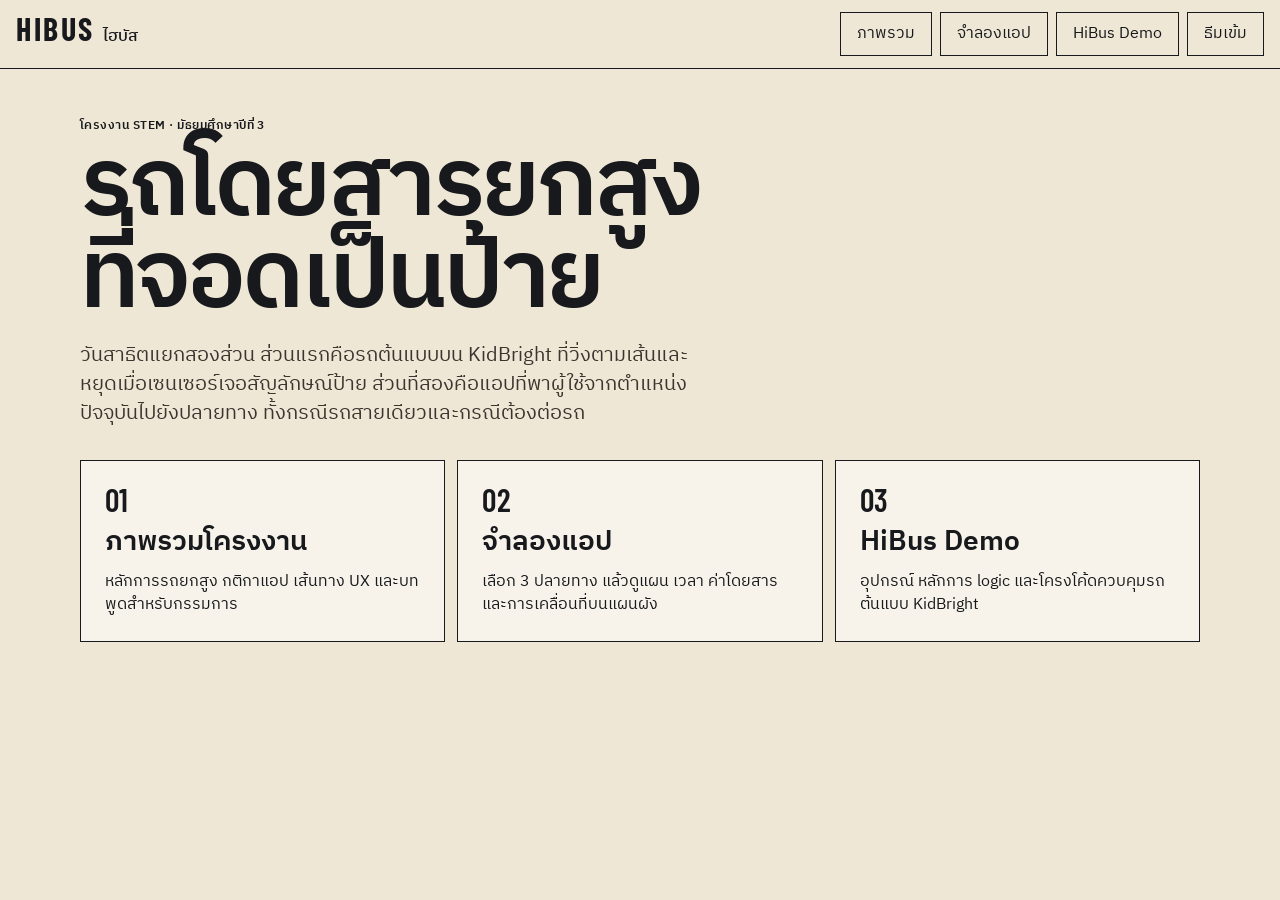
<file: index.html>
<!DOCTYPE html>
<html lang="th" data-theme="light">
  <head>
    <meta charset="utf-8">
    <meta name="viewport" content="width=device-width, initial-scale=1">
    <title>ไฮบัส · เอกสารวันสาธิต</title>
    <link rel="icon" href="favicon.svg" type="image/svg+xml">
    <link rel="stylesheet" href="index.css">
  </head>
  <body>
    <header class="site-header">
      <a class="brand" href="index.html" aria-current="page">
        <span class="wordmark">HIBUS</span>
        <span class="brand-th">ไฮบัส</span>
      </a>
      <nav class="site-nav">
        <a href="infographic.html">ภาพรวม</a>
        <a href="simulation.html">จำลองแอป</a>
        <a href="hibus-demo.html">HiBus Demo</a>
        <button class="theme-btn" id="theme" type="button">ธีมเข้ม</button>
      </nav>
    </header>
    <main>
      <p class="kicker">โครงงาน STEM · มัธยมศึกษาปีที่ 3</p>
      <h1>รถโดยสารยกสูง<br>ที่จอดเป็นป้าย</h1>
      <p class="lede">วันสาธิตแยกสองส่วน ส่วนแรกคือรถต้นแบบบน KidBright ที่วิ่งตามเส้นและหยุดเมื่อเซนเซอร์เจอสัญลักษณ์ป้าย ส่วนที่สองคือแอปที่พาผู้ใช้จากตำแหน่งปัจจุบันไปยังปลายทาง ทั้งกรณีรถสายเดียวและกรณีต้องต่อรถ</p>
      <div class="choices">
        <a href="infographic.html">
          <span class="num">01</span>
          <strong>ภาพรวมโครงงาน</strong>
          <span>หลักการรถยกสูง กติกาแอป เส้นทาง UX และบทพูดสำหรับกรรมการ</span>
        </a>
        <a href="simulation.html">
          <span class="num">02</span>
          <strong>จำลองแอป</strong>
          <span>เลือก 3 ปลายทาง แล้วดูแผน เวลา ค่าโดยสาร และการเคลื่อนที่บนแผนผัง</span>
        </a>
        <a href="hibus-demo.html">
          <span class="num">03</span>
          <strong>HiBus Demo</strong>
          <span>อุปกรณ์ หลักการ logic และโครงโค้ดควบคุมรถต้นแบบ KidBright</span>
        </a>
      </div>
    </main>
    <script src="theme.js"></script>
  </body>
</html>
</file>
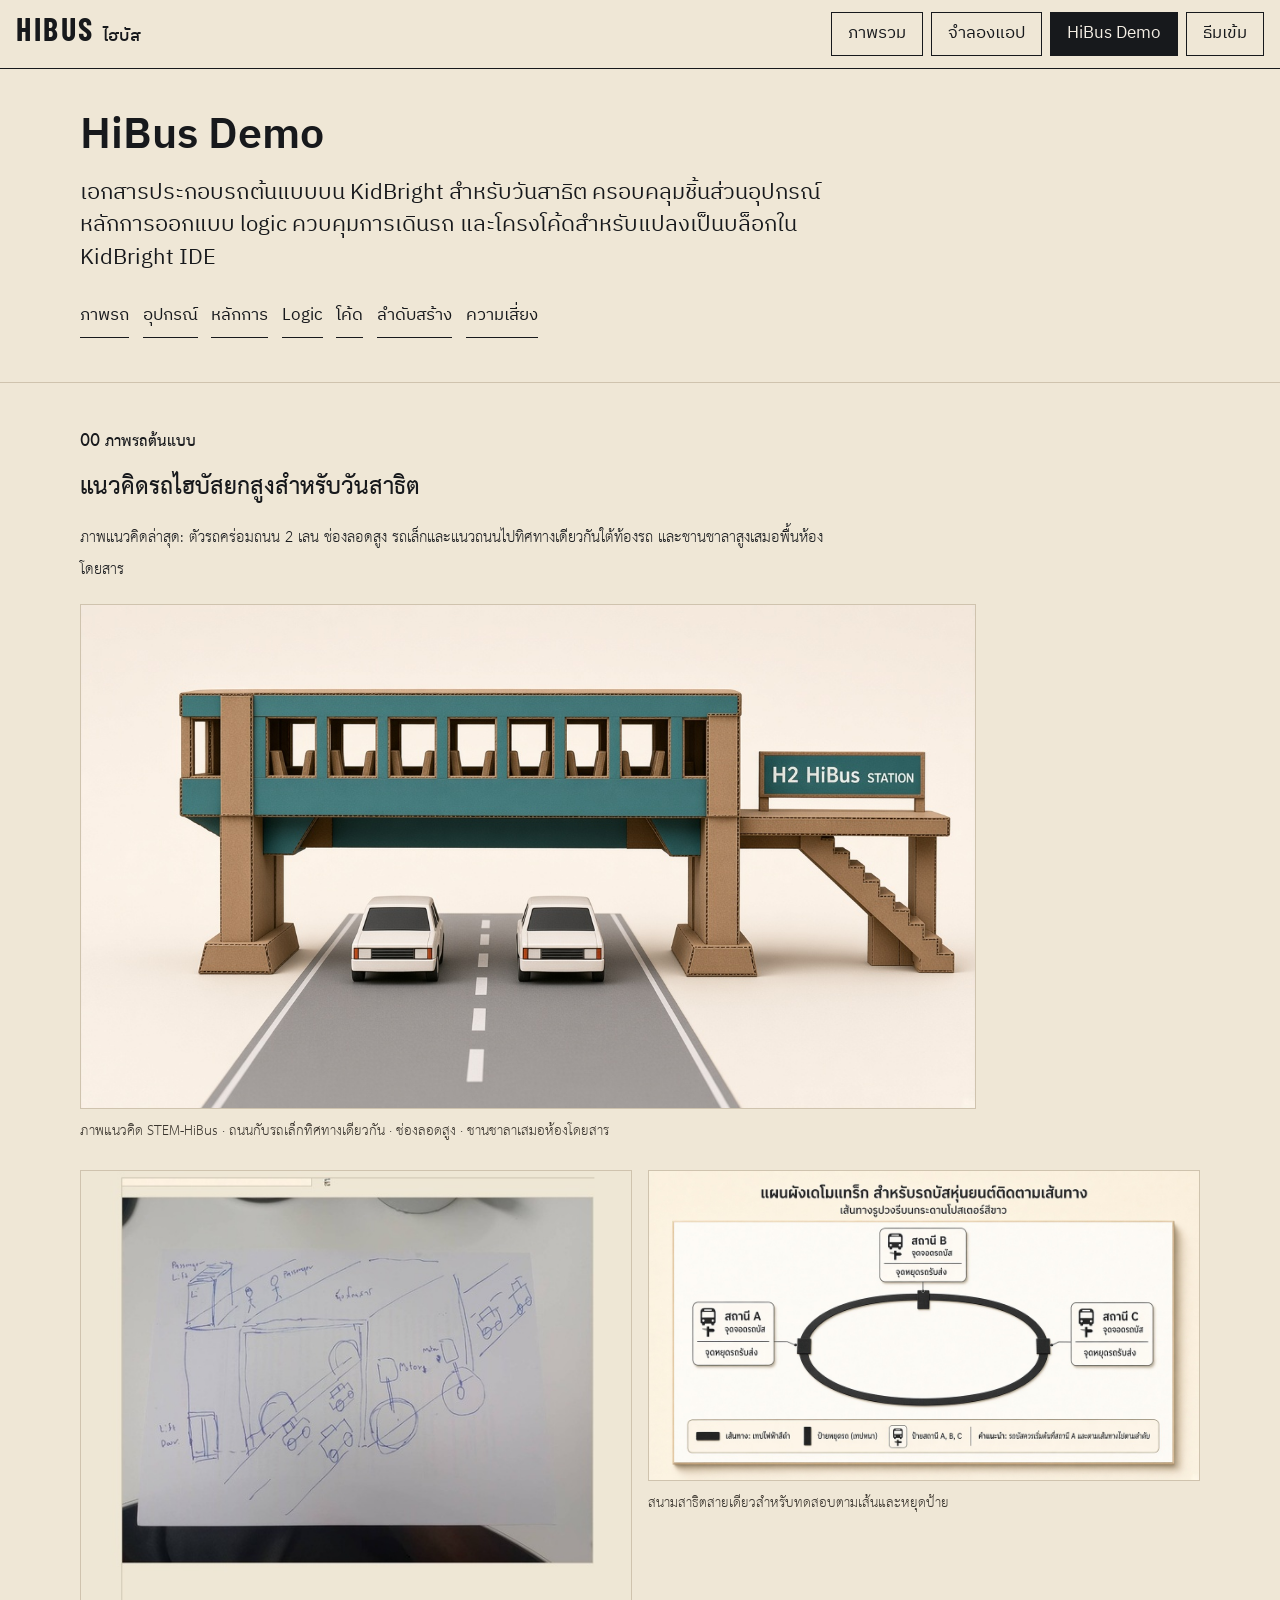
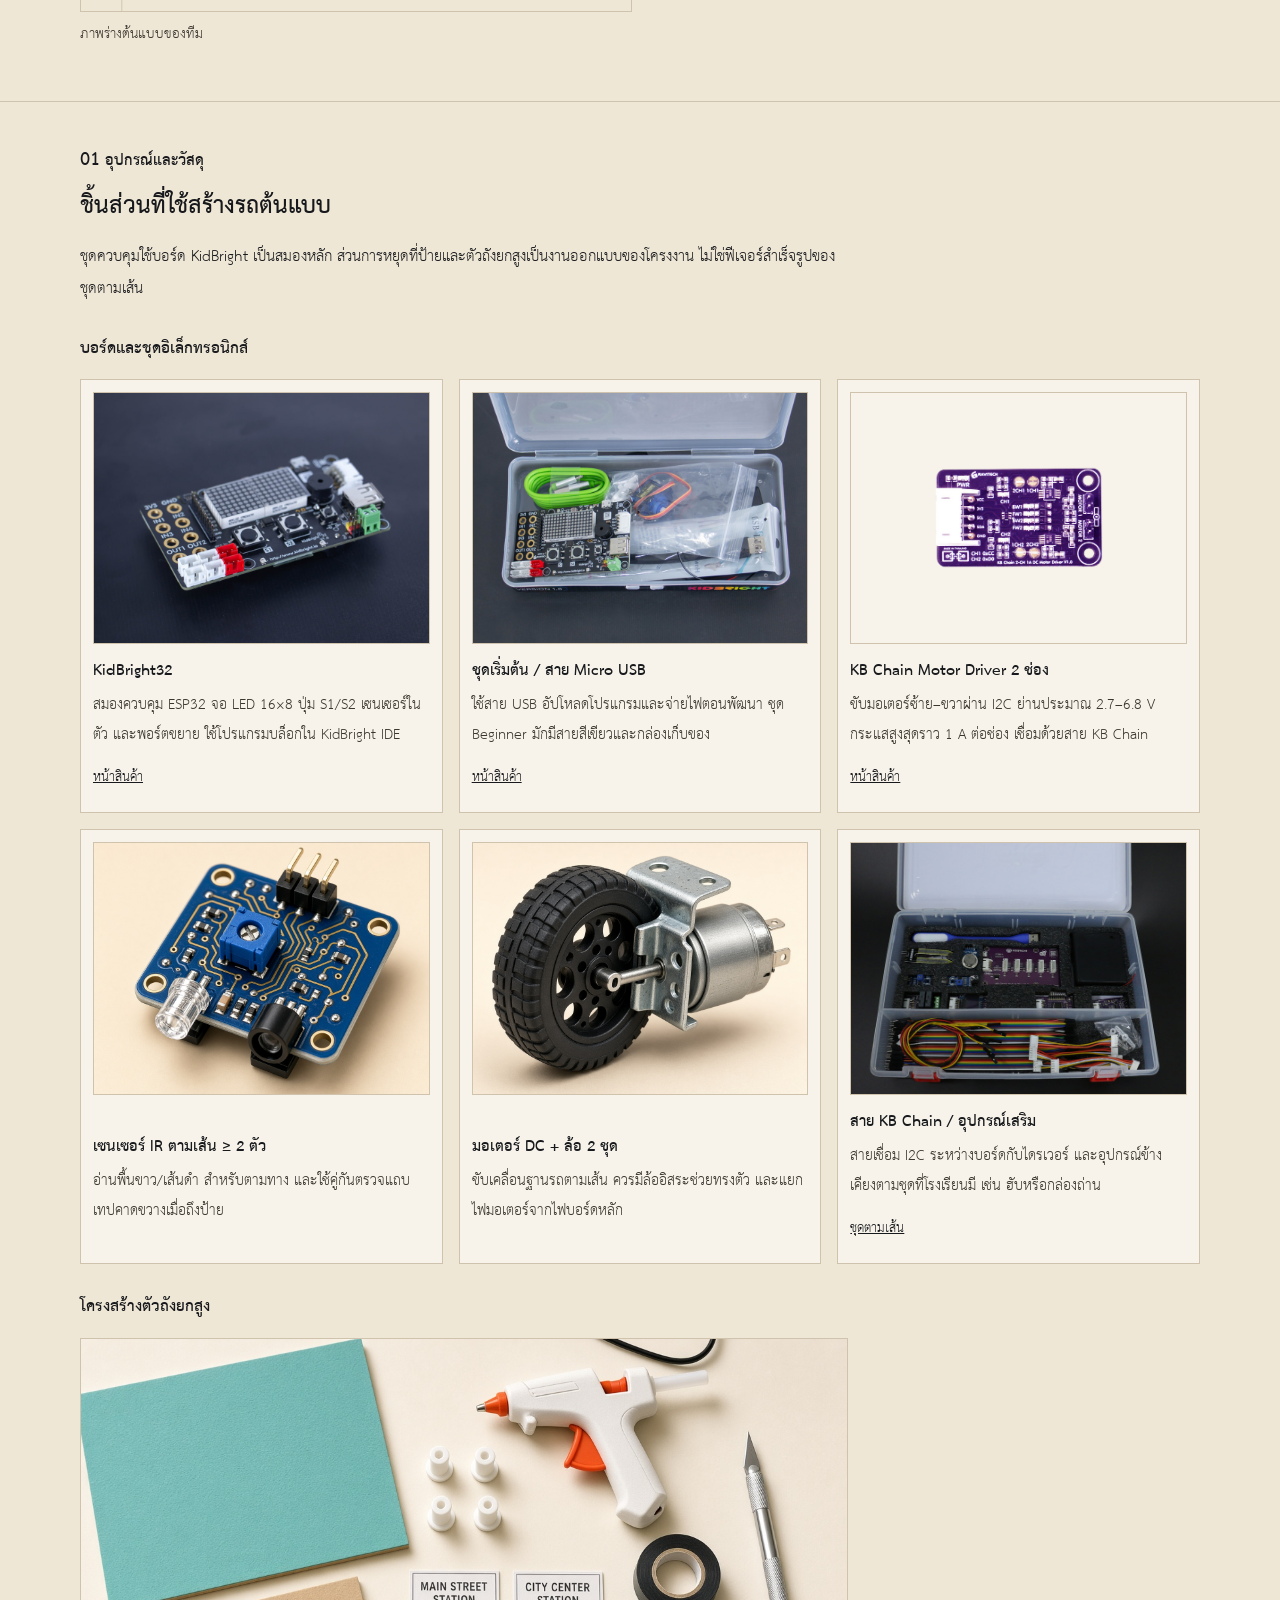
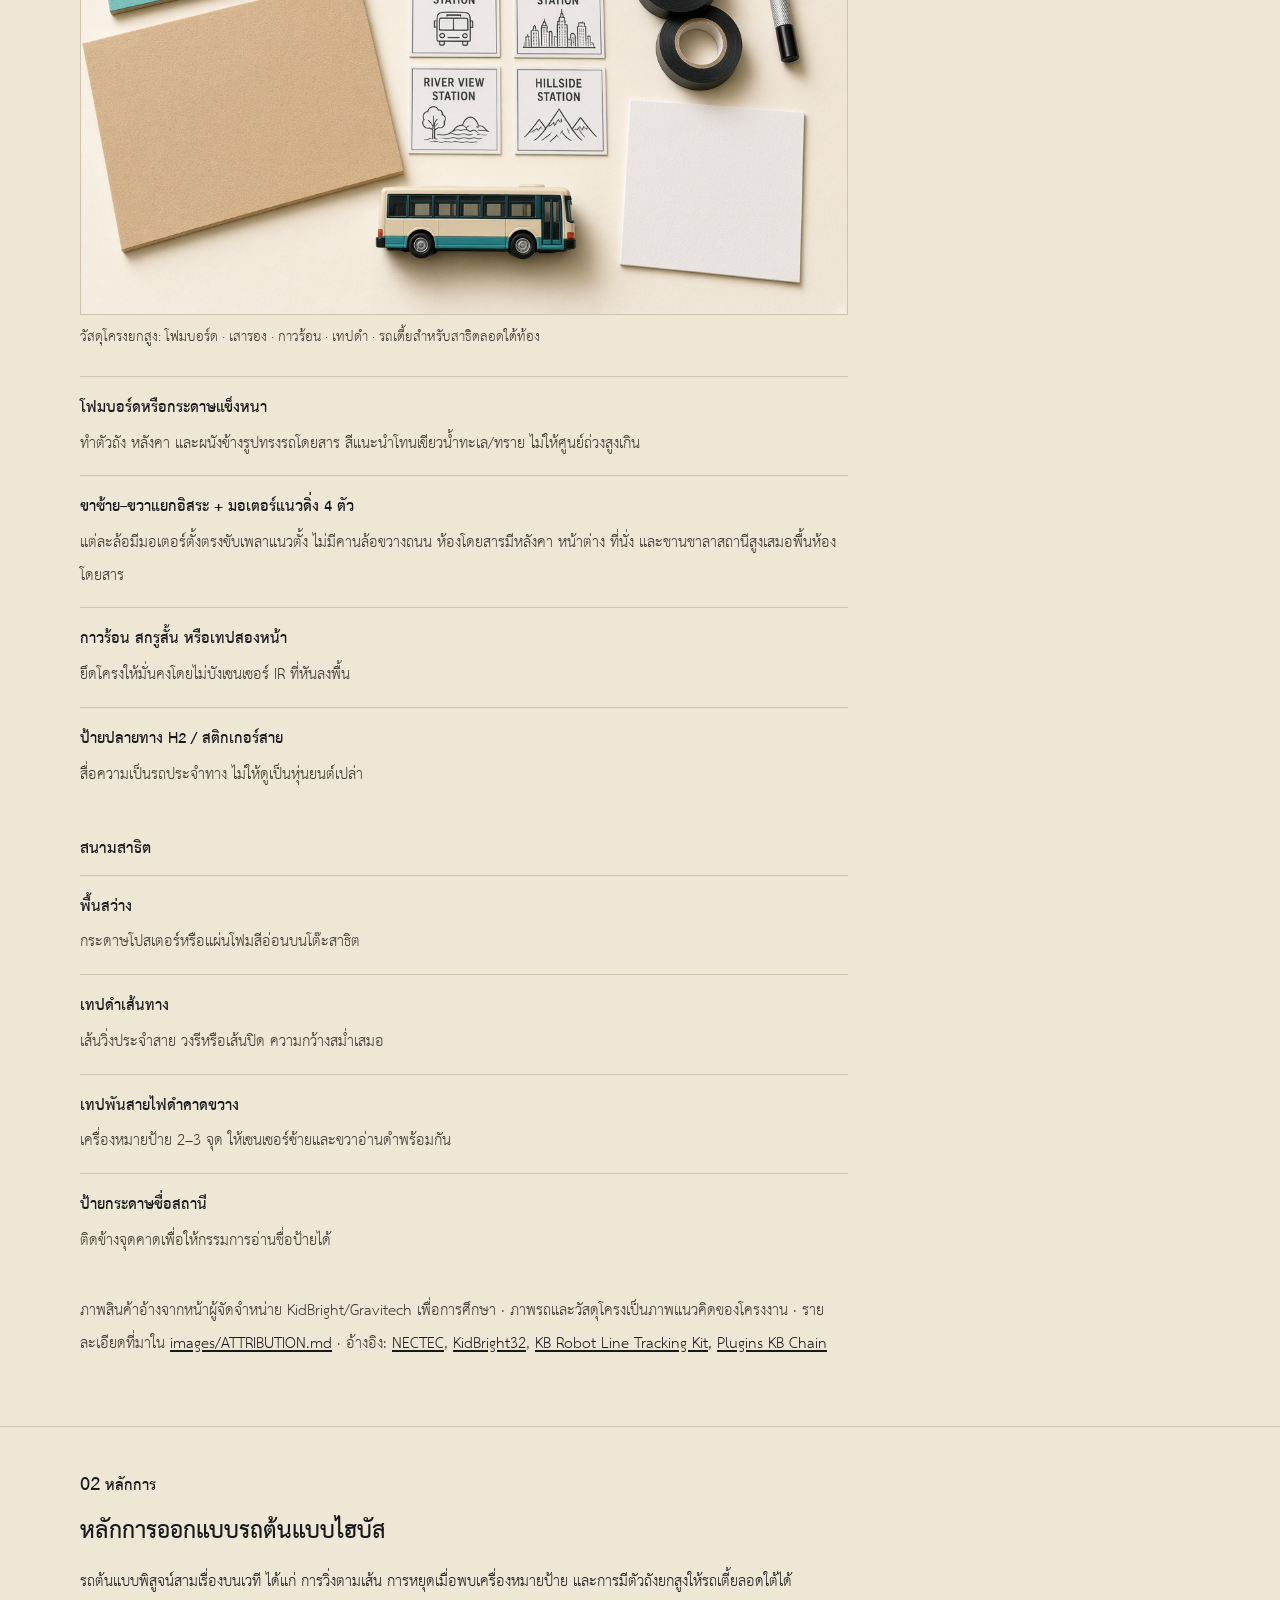
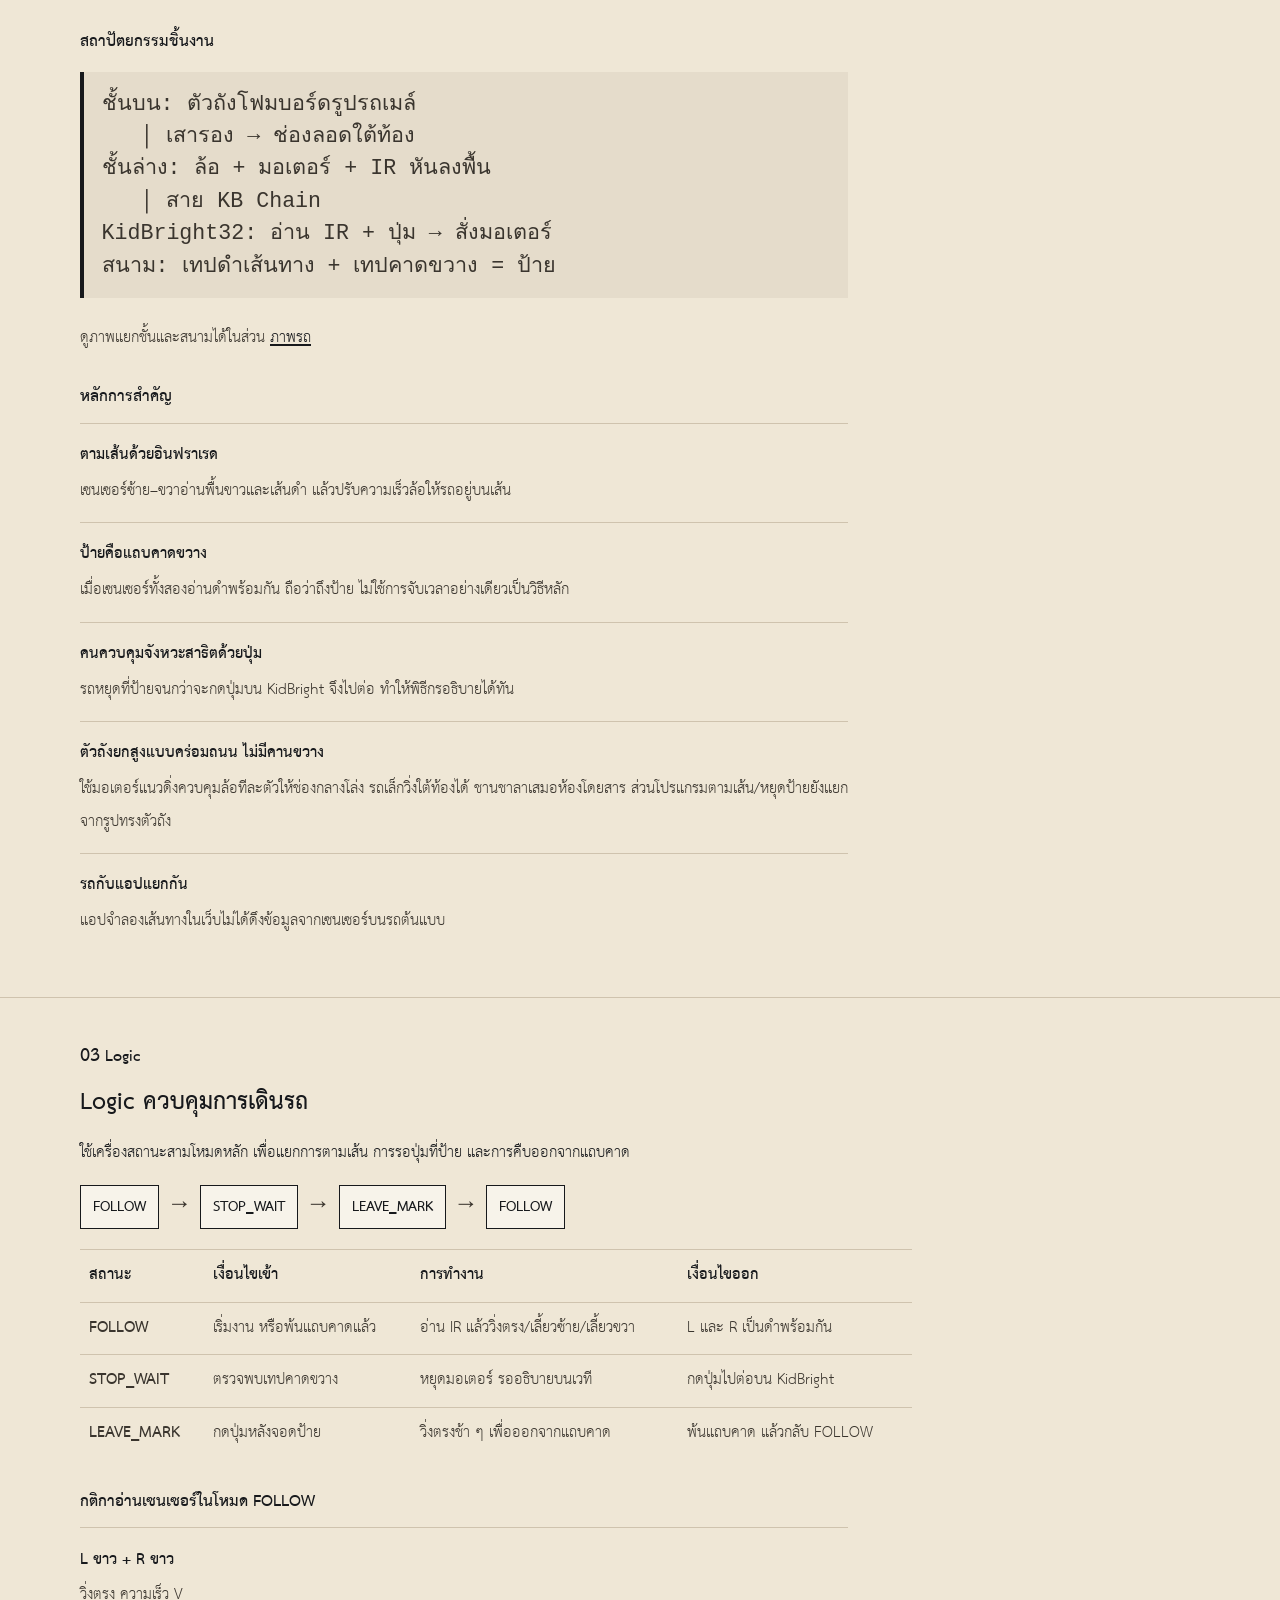
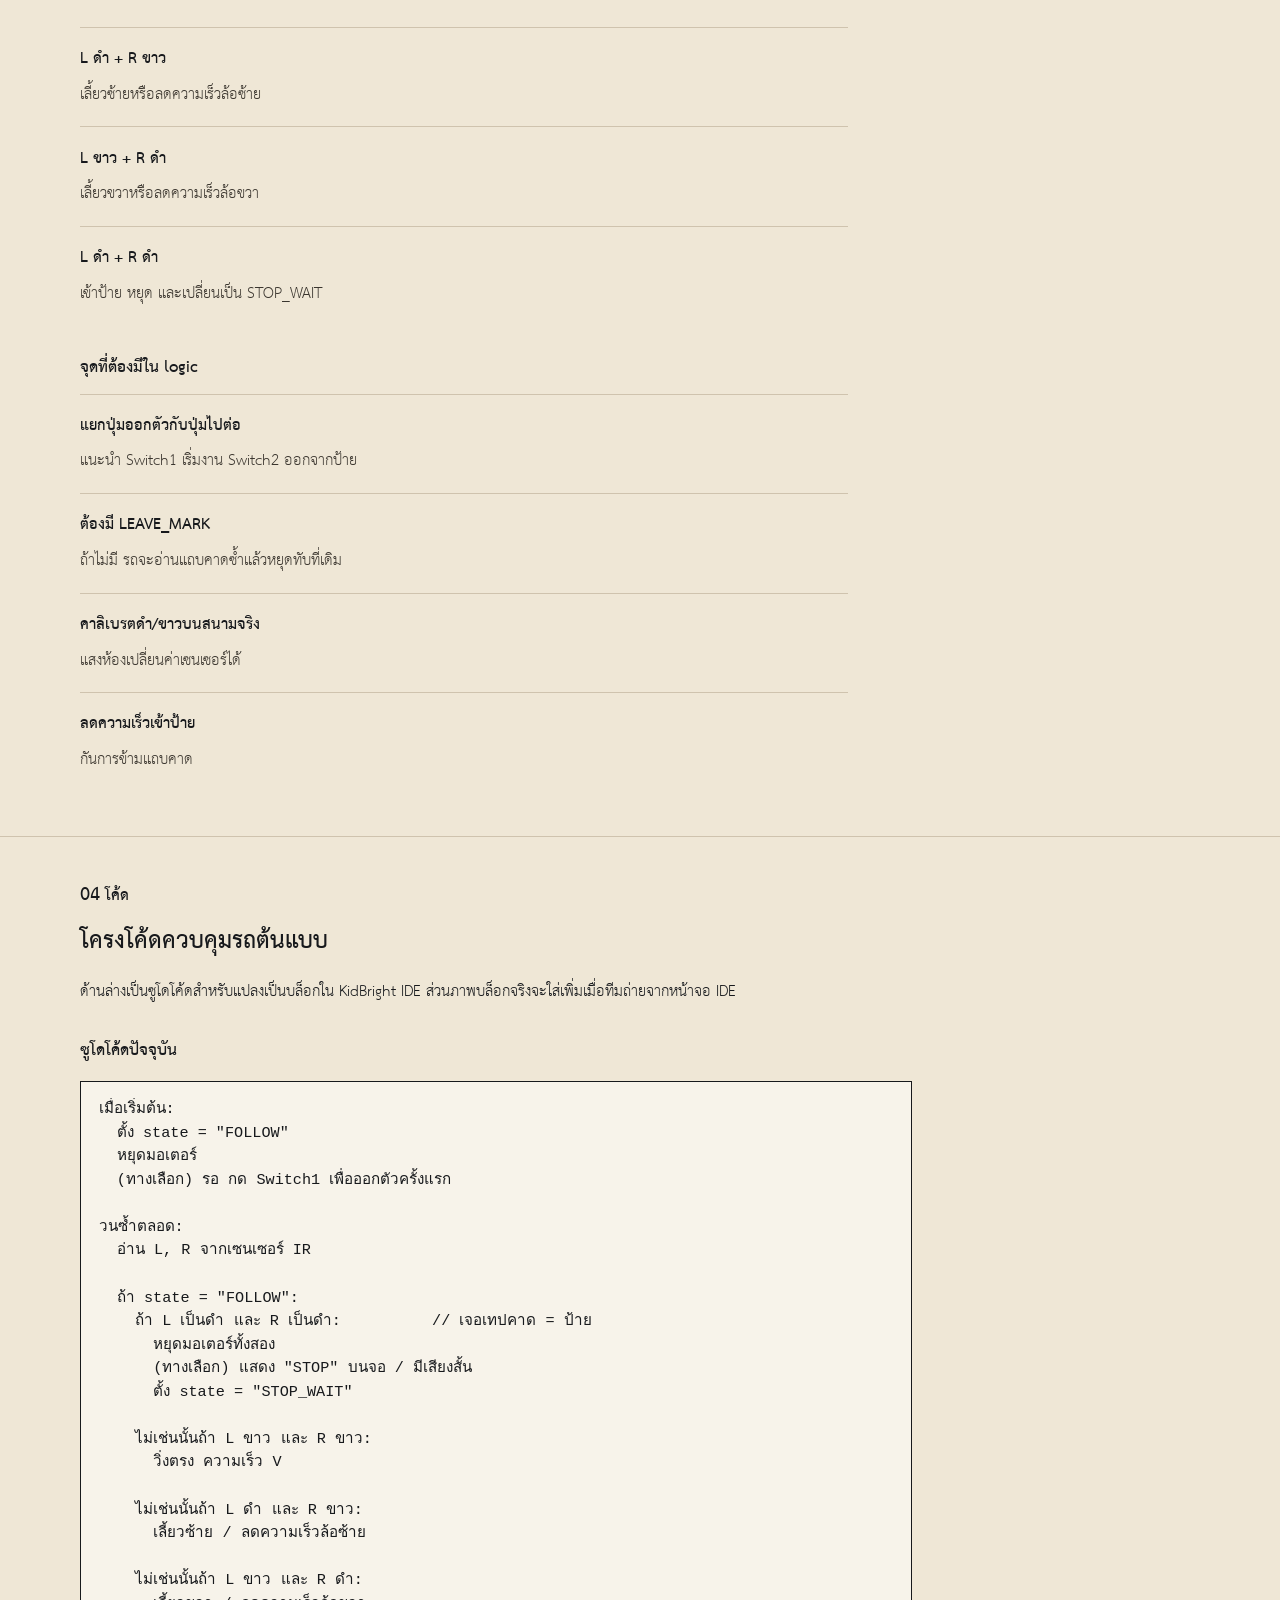
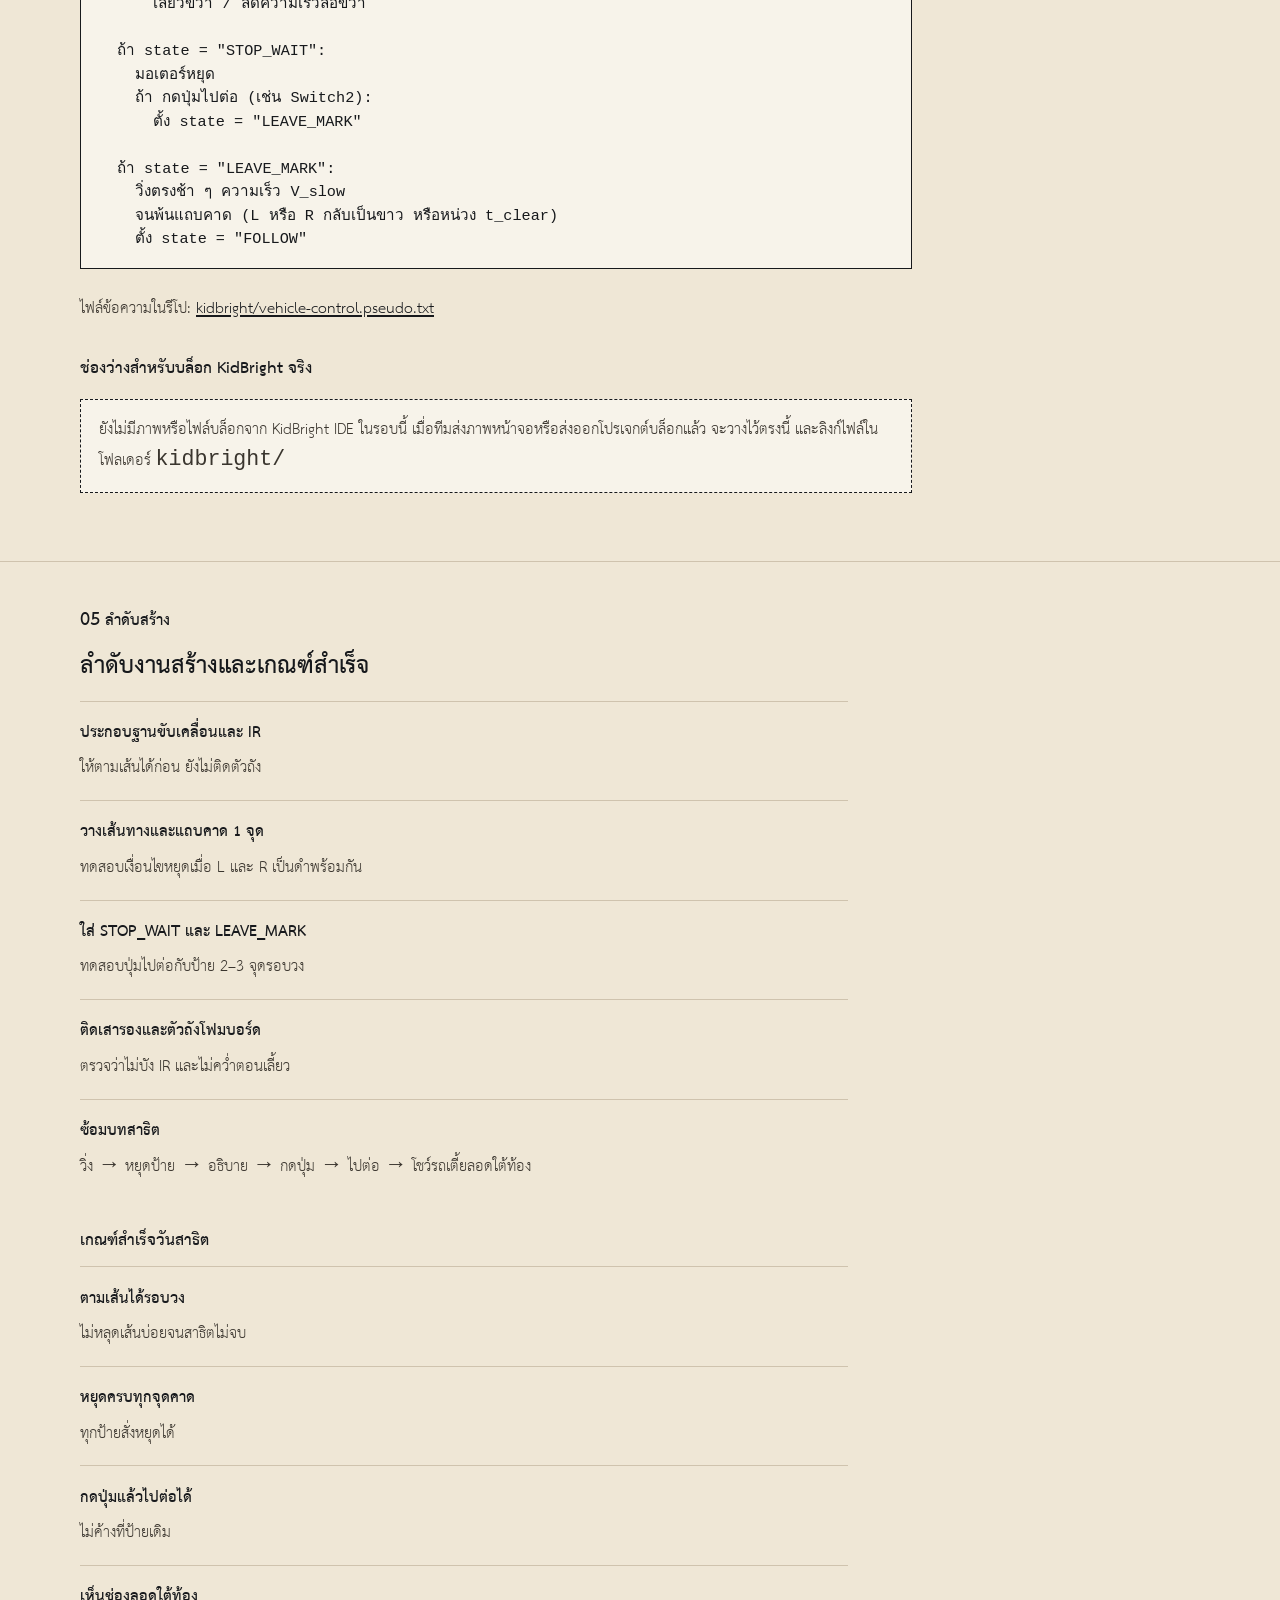
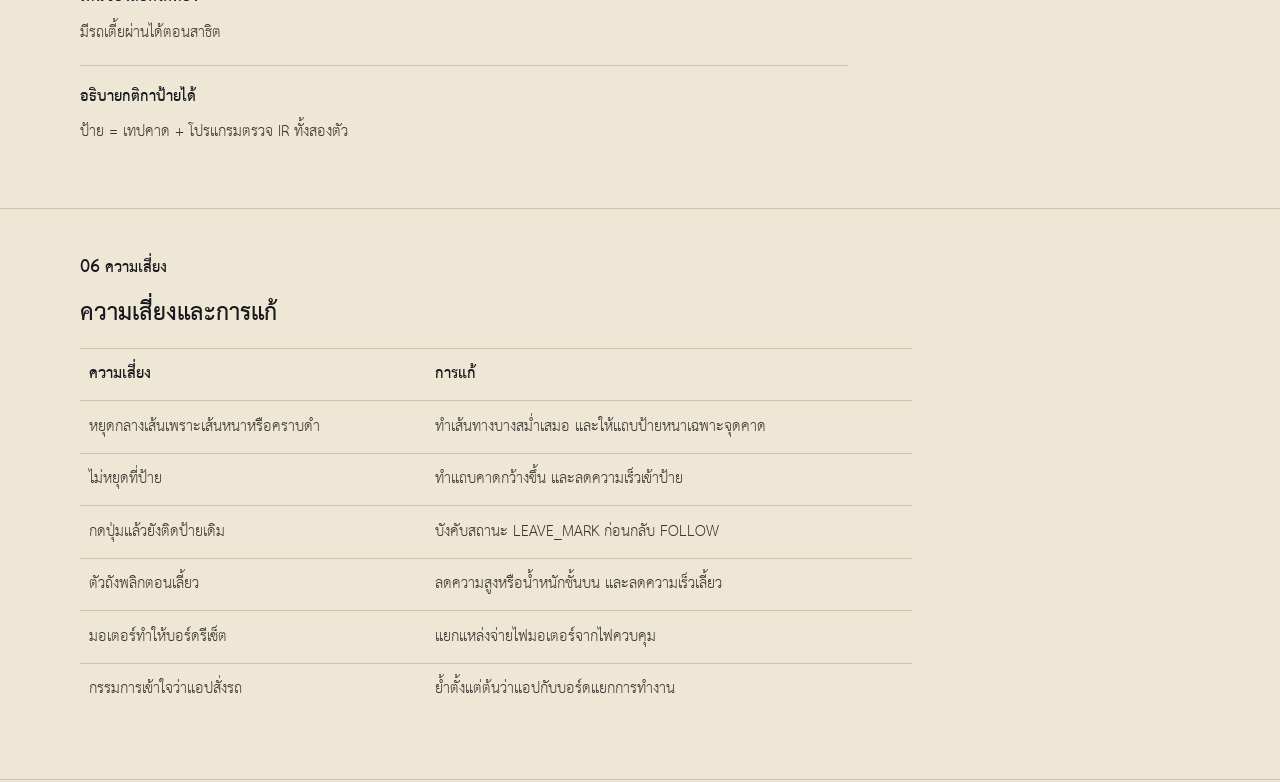
<file: hibus-demo.html>
<!DOCTYPE html>
<html lang="th" data-theme="light">
  <head>
    <meta charset="utf-8">
    <meta name="viewport" content="width=device-width, initial-scale=1">
    <title>HiBus Demo · รถต้นแบบ KidBright</title>
    <link rel="icon" href="favicon.svg" type="image/svg+xml">
    <meta http-equiv="Cache-Control" content="no-store, no-cache, must-revalidate">
    <link rel="stylesheet" href="hibus-demo.css?v=20261118f">
  </head>
  <body class="vehicle-demo">
    <a class="skip" href="#main">ข้ามไปเนื้อหา</a>
    <header class="site-header">
      <a class="brand" href="index.html">
        <span class="wordmark">HIBUS</span>
        <span class="brand-th">ไฮบัส</span>
      </a>
      <nav class="site-nav">
        <a href="infographic.html">ภาพรวม</a>
        <a href="simulation.html">จำลองแอป</a>
        <a href="hibus-demo.html" aria-current="page">HiBus Demo</a>
        <button class="theme-btn" id="theme" type="button">ธีมเข้ม</button>
      </nav>
    </header>
    <main id="main">
      <section class="hero" id="top">
        <div class="wrap">
          <h1>HiBus Demo</h1>
          <p class="lede">เอกสารประกอบรถต้นแบบบน KidBright สำหรับวันสาธิต ครอบคลุมชิ้นส่วนอุปกรณ์ หลักการออกแบบ logic ควบคุมการเดินรถ และโครงโค้ดสำหรับแปลงเป็นบล็อกใน KidBright IDE</p>
          <nav class="toc" aria-label="ในหน้านี้">
            <a href="#gallery">ภาพรถ</a>
            <a href="#parts">อุปกรณ์</a>
            <a href="#principle">หลักการ</a>
            <a href="#logic">Logic</a>
            <a href="#code">โค้ด</a>
            <a href="#build">ลำดับสร้าง</a>
            <a href="#risk">ความเสี่ยง</a>
          </nav>
        </div>
      </section>

      <section class="section" id="gallery">
        <div class="wrap">
          <p class="folio"><span>00</span> ภาพรถต้นแบบ</p>
          <h2>แนวคิดรถไฮบัสยกสูงสำหรับวันสาธิต</h2>
          <p class="lede">ภาพแนวคิดล่าสุด: ตัวรถคร่อมถนน 2 เลน ช่องลอดสูง รถเล็กและแนวถนนไปทิศทางเดียวกันใต้ท้องรถ และชานชาลาสูงเสมอพื้นห้องโดยสาร</p>
          <figure class="hero-figure">
            <img src="images/vehicle/hibus-prototype-hero.jpg?v=20261118f" alt="ภาพแนวคิดรถไฮบัสกว้างสองเลนไม่มีล้อบนตัวถัง รถเล็กวิ่งตามเลนใต้ท้อง และชานชาลายกสูงเสมอห้องโดยสาร" width="1280" height="720" loading="eager">
            <figcaption>ภาพแนวคิด STEM-HiBus · ถนนกับรถเล็กทิศทางเดียวกัน · ช่องลอดสูง · ชานชาลาเสมอห้องโดยสาร</figcaption>
          </figure>
          <div class="media-grid two">
            <figure class="media-card">
              <img src="images/vehicle/hibus-sketch-reference.jpg" alt="ภาพร่างต้นแบบที่ทีมวาด แสดงมอเตอร์แนวดิ่ง ห้องโดยสาร และชานชาลา" width="1280" height="960" loading="lazy">
              <figcaption>ภาพร่างต้นแบบของทีม</figcaption>
            </figure>
            <figure class="media-card">
              <img src="images/vehicle/hibus-track-stop.jpg" alt="แผนภาพสนามวงรีเทปดำมีจุดป้ายคาดขวางสามจุด" width="1280" height="720" loading="lazy">
              <figcaption>สนามสาธิตสายเดียวสำหรับทดสอบตามเส้นและหยุดป้าย</figcaption>
            </figure>
          </div>
        </div>
      </section>

      <section class="section" id="parts">
        <div class="wrap">
          <p class="folio"><span>01</span> อุปกรณ์และวัสดุ</p>
          <h2>ชิ้นส่วนที่ใช้สร้างรถต้นแบบ</h2>
          <p class="lede">ชุดควบคุมใช้บอร์ด KidBright เป็นสมองหลัก ส่วนการหยุดที่ป้ายและตัวถังยกสูงเป็นงานออกแบบของโครงงาน ไม่ใช่ฟีเจอร์สำเร็จรูปของชุดตามเส้น</p>

          <h3>บอร์ดและชุดอิเล็กทรอนิกส์</h3>
          <div class="part-grid">
            <article class="part-card">
              <img src="images/parts/kidbright32.jpg" alt="บอร์ด KidBright32 เห็นจอ LED matrix และปุ่ม S1 S2" width="1000" height="666" loading="lazy">
              <div>
                <strong>KidBright32</strong>
                <span>สมองควบคุม ESP32 จอ LED 16×8 ปุ่ม S1/S2 เซนเซอร์ในตัว และพอร์ตขยาย ใช้โปรแกรมบล็อกใน KidBright IDE</span>
                <a class="part-link" href="https://www.kidbright.io/product-page/kidbright32-v1-6">หน้าสินค้า</a>
              </div>
            </article>
            <article class="part-card">
              <img src="images/parts/kidbright-detail-2.jpg" alt="ชุด KidBright32 V1.6 ในกล่องพร้อมสาย USB สีเขียวและเซอร์โว" width="1000" height="666" loading="lazy">
              <div>
                <strong>ชุดเริ่มต้น / สาย Micro USB</strong>
                <span>ใช้สาย USB อัปโหลดโปรแกรมและจ่ายไฟตอนพัฒนา ชุด Beginner มักมีสายสีเขียวและกล่องเก็บของ</span>
                <a class="part-link" href="https://www.kidbright.io/product-page/kidbright32-v1-6-beginner-pack">หน้าสินค้า</a>
              </div>
            </article>
            <article class="part-card">
              <img src="images/parts/kb-chain-alt.png" alt="บอร์ด KB Chain 2-CH 1A DC Motor Driver" width="1000" height="561" loading="lazy">
              <div>
                <strong>KB Chain Motor Driver 2 ช่อง</strong>
                <span>ขับมอเตอร์ซ้าย–ขวาผ่าน I2C ย่านประมาณ 2.7–6.8 V กระแสสูงสุดราว 1 A ต่อช่อง เชื่อมด้วยสาย KB Chain</span>
                <a class="part-link" href="https://www.kidbright.io/product-page/kb-chain-2-ch-1a-dc-motor-driver">หน้าสินค้า</a>
              </div>
            </article>
            <article class="part-card">
              <img src="images/parts/ir-line-sensor.jpg" alt="เซนเซอร์อินฟราเรดตามเส้นแบบโมดูลเล็ก" width="1024" height="1024" loading="lazy">
              <div>
                <strong>เซนเซอร์ IR ตามเส้น ≥ 2 ตัว</strong>
                <span>อ่านพื้นขาว/เส้นดำ สำหรับตามทาง และใช้คู่กันตรวจแถบเทปคาดขวางเมื่อถึงป้าย</span>
              </div>
            </article>
            <article class="part-card">
              <img src="images/parts/dc-motor-wheel.jpg" alt="มอเตอร์กระแสตรงพร้อมล้อยางหุ่นยนต์" width="1024" height="1024" loading="lazy">
              <div>
                <strong>มอเตอร์ DC + ล้อ 2 ชุด</strong>
                <span>ขับเคลื่อนฐานรถตามเส้น ควรมีล้ออิสระช่วยทรงตัว และแยกไฟมอเตอร์จากไฟบอร์ดหลัก</span>
              </div>
            </article>
            <article class="part-card">
              <img src="images/parts/mega-bundle-open.jpg" alt="ตัวอย่างชุดอุปกรณ์เสริม KidBright มีฮับ สาย และเซนเซอร์หลายชนิด" width="1000" height="561" loading="lazy">
              <div>
                <strong>สาย KB Chain / อุปกรณ์เสริม</strong>
                <span>สายเชื่อม I2C ระหว่างบอร์ดกับไดรเวอร์ และอุปกรณ์ข้างเคียงตามชุดที่โรงเรียนมี เช่น ฮับหรือกล่องถ่าน</span>
                <a class="part-link" href="https://store.gravitechthai.com/product/kb-robot-line-tracking-kit/11001005073000628">ชุดตามเส้น</a>
              </div>
            </article>
          </div>

          <h3>โครงสร้างตัวถังยกสูง</h3>
          <figure class="hero-figure compact">
            <img src="images/vehicle/hibus-materials-body.jpg" alt="วัสดุทำตัวถังโฟมบอร์ด เสารอง กาวร้อน เทปดำ และรถของเล่นเตี้ย" width="1152" height="864" loading="lazy">
            <figcaption>วัสดุโครงยกสูง: โฟมบอร์ด · เสารอง · กาวร้อน · เทปดำ · รถเตี้ยสำหรับสาธิตลอดใต้ท้อง</figcaption>
          </figure>
          <ul class="parts-list">
            <li>
              <strong>โฟมบอร์ดหรือกระดาษแข็งหนา</strong>
              <span>ทำตัวถัง หลังคา และผนังข้างรูปทรงรถโดยสาร สีแนะนำโทนเขียวน้ำทะเล/ทราย ไม่ให้ศูนย์ถ่วงสูงเกิน</span>
            </li>
            <li>
              <strong>ขาซ้าย–ขวาแยกอิสระ + มอเตอร์แนวดิ่ง 4 ตัว</strong>
              <span>แต่ละล้อมีมอเตอร์ตั้งตรงขับเพลาแนวตั้ง ไม่มีคานล้อขวางถนน ห้องโดยสารมีหลังคา หน้าต่าง ที่นั่ง และชานชาลาสถานีสูงเสมอพื้นห้องโดยสาร</span>
            </li>
            <li>
              <strong>กาวร้อน สกรูสั้น หรือเทปสองหน้า</strong>
              <span>ยึดโครงให้มั่นคงโดยไม่บังเซนเซอร์ IR ที่หันลงพื้น</span>
            </li>
            <li>
              <strong>ป้ายปลายทาง H2 / สติกเกอร์สาย</strong>
              <span>สื่อความเป็นรถประจำทาง ไม่ให้ดูเป็นหุ่นยนต์เปล่า</span>
            </li>
          </ul>

          <h3>สนามสาธิต</h3>
          <ul class="parts-list">
            <li>
              <strong>พื้นสว่าง</strong>
              <span>กระดาษโปสเตอร์หรือแผ่นโฟมสีอ่อนบนโต๊ะสาธิต</span>
            </li>
            <li>
              <strong>เทปดำเส้นทาง</strong>
              <span>เส้นวิ่งประจำสาย วงรีหรือเส้นปิด ความกว้างสม่ำเสมอ</span>
            </li>
            <li>
              <strong>เทปพันสายไฟดำคาดขวาง</strong>
              <span>เครื่องหมายป้าย 2–3 จุด ให้เซนเซอร์ซ้ายและขวาอ่านดำพร้อมกัน</span>
            </li>
            <li>
              <strong>ป้ายกระดาษชื่อสถานี</strong>
              <span>ติดข้างจุดคาดเพื่อให้กรรมการอ่านชื่อป้ายได้</span>
            </li>
          </ul>

          <p class="sources">ภาพสินค้าอ้างจากหน้าผู้จัดจำหน่าย KidBright/Gravitech เพื่อการศึกษา · ภาพรถและวัสดุโครงเป็นภาพแนวคิดของโครงงาน · รายละเอียดที่มาใน <a href="images/ATTRIBUTION.md">images/ATTRIBUTION.md</a> · อ้างอิง: <a href="https://kid-bright.org/kidbright-en/">NECTEC</a>, <a href="https://www.kidbright.io/product-page/kidbright32-v1-6">KidBright32</a>, <a href="https://store.gravitechthai.com/product/kb-robot-line-tracking-kit/11001005073000628">KB Robot Line Tracking Kit</a>, <a href="https://github.com/gravitech-engineer/Plugins_KB_Chain">Plugins KB Chain</a></p>
        </div>
      </section>

      <section class="section" id="principle">
        <div class="wrap">
          <p class="folio"><span>02</span> หลักการ</p>
          <h2>หลักการออกแบบรถต้นแบบไฮบัส</h2>
          <p class="lede">รถต้นแบบพิสูจน์สามเรื่องบนเวที ได้แก่ การวิ่งตามเส้น การหยุดเมื่อพบเครื่องหมายป้าย และการมีตัวถังยกสูงให้รถเตี้ยลอดใต้ได้</p>

          <h3>สถาปัตยกรรมชิ้นงาน</h3>
          <pre class="arch">ชั้นบน: ตัวถังโฟมบอร์ดรูปรถเมล์
   │ เสารอง → ช่องลอดใต้ท้อง
ชั้นล่าง: ล้อ + มอเตอร์ + IR หันลงพื้น
   │ สาย KB Chain
KidBright32: อ่าน IR + ปุ่ม → สั่งมอเตอร์
สนาม: เทปดำเส้นทาง + เทปคาดขวาง = ป้าย</pre>
          <p class="quiet">ดูภาพแยกชั้นและสนามได้ในส่วน <a href="#gallery">ภาพรถ</a></p>

          <h3>หลักการสำคัญ</h3>
          <ul class="parts-list">
            <li>
              <strong>ตามเส้นด้วยอินฟราเรด</strong>
              <span>เซนเซอร์ซ้าย–ขวาอ่านพื้นขาวและเส้นดำ แล้วปรับความเร็วล้อให้รถอยู่บนเส้น</span>
            </li>
            <li>
              <strong>ป้ายคือแถบคาดขวาง</strong>
              <span>เมื่อเซนเซอร์ทั้งสองอ่านดำพร้อมกัน ถือว่าถึงป้าย ไม่ใช้การจับเวลาอย่างเดียวเป็นวิธีหลัก</span>
            </li>
            <li>
              <strong>คนควบคุมจังหวะสาธิตด้วยปุ่ม</strong>
              <span>รถหยุดที่ป้ายจนกว่าจะกดปุ่มบน KidBright จึงไปต่อ ทำให้พิธีกรอธิบายได้ทัน</span>
            </li>
            <li>
              <strong>ตัวถังยกสูงแบบคร่อมถนน ไม่มีคานขวาง</strong>
              <span>ใช้มอเตอร์แนวดิ่งควบคุมล้อทีละตัวให้ช่องกลางโล่ง รถเล็กวิ่งใต้ท้องได้ ชานชาลาเสมอห้องโดยสาร ส่วนโปรแกรมตามเส้น/หยุดป้ายยังแยกจากรูปทรงตัวถัง</span>
            </li>
            <li>
              <strong>รถกับแอปแยกกัน</strong>
              <span>แอปจำลองเส้นทางในเว็บไม่ได้ดึงข้อมูลจากเซนเซอร์บนรถต้นแบบ</span>
            </li>
          </ul>
        </div>
      </section>

      <section class="section" id="logic">
        <div class="wrap">
          <p class="folio"><span>03</span> Logic</p>
          <h2>Logic ควบคุมการเดินรถ</h2>
          <p class="lede">ใช้เครื่องสถานะสามโหมดหลัก เพื่อแยกการตามเส้น การรอปุ่มที่ป้าย และการคืบออกจากแถบคาด</p>

          <div class="state-flow" aria-label="ลำดับสถานะ">
            <span>FOLLOW</span><i>→</i>
            <span>STOP_WAIT</span><i>→</i>
            <span>LEAVE_MARK</span><i>→</i>
            <span>FOLLOW</span>
          </div>

          <table class="data-table">
            <thead>
              <tr>
                <th>สถานะ</th>
                <th>เงื่อนไขเข้า</th>
                <th>การทำงาน</th>
                <th>เงื่อนไขออก</th>
              </tr>
            </thead>
            <tbody>
              <tr>
                <td data-label="สถานะ"><strong>FOLLOW</strong></td>
                <td data-label="เงื่อนไขเข้า">เริ่มงาน หรือพ้นแถบคาดแล้ว</td>
                <td data-label="การทำงาน">อ่าน IR แล้ววิ่งตรง/เลี้ยวซ้าย/เลี้ยวขวา</td>
                <td data-label="เงื่อนไขออก">L และ R เป็นดำพร้อมกัน</td>
              </tr>
              <tr>
                <td data-label="สถานะ"><strong>STOP_WAIT</strong></td>
                <td data-label="เงื่อนไขเข้า">ตรวจพบเทปคาดขวาง</td>
                <td data-label="การทำงาน">หยุดมอเตอร์ รออธิบายบนเวที</td>
                <td data-label="เงื่อนไขออก">กดปุ่มไปต่อบน KidBright</td>
              </tr>
              <tr>
                <td data-label="สถานะ"><strong>LEAVE_MARK</strong></td>
                <td data-label="เงื่อนไขเข้า">กดปุ่มหลังจอดป้าย</td>
                <td data-label="การทำงาน">วิ่งตรงช้า ๆ เพื่อออกจากแถบคาด</td>
                <td data-label="เงื่อนไขออก">พ้นแถบคาด แล้วกลับ FOLLOW</td>
              </tr>
            </tbody>
          </table>

          <h3>กติกาอ่านเซนเซอร์ในโหมด FOLLOW</h3>
          <ul class="parts-list">
            <li><strong>L ขาว + R ขาว</strong><span>วิ่งตรง ความเร็ว V</span></li>
            <li><strong>L ดำ + R ขาว</strong><span>เลี้ยวซ้ายหรือลดความเร็วล้อซ้าย</span></li>
            <li><strong>L ขาว + R ดำ</strong><span>เลี้ยวขวาหรือลดความเร็วล้อขวา</span></li>
            <li><strong>L ดำ + R ดำ</strong><span>เข้าป้าย หยุด และเปลี่ยนเป็น STOP_WAIT</span></li>
          </ul>

          <h3>จุดที่ต้องมีใน logic</h3>
          <ul class="parts-list">
            <li><strong>แยกปุ่มออกตัวกับปุ่มไปต่อ</strong><span>แนะนำ Switch1 เริ่มงาน Switch2 ออกจากป้าย</span></li>
            <li><strong>ต้องมี LEAVE_MARK</strong><span>ถ้าไม่มี รถจะอ่านแถบคาดซ้ำแล้วหยุดทับที่เดิม</span></li>
            <li><strong>คาลิเบรตดำ/ขาวบนสนามจริง</strong><span>แสงห้องเปลี่ยนค่าเซนเซอร์ได้</span></li>
            <li><strong>ลดความเร็วเข้าป้าย</strong><span>กันการข้ามแถบคาด</span></li>
          </ul>
        </div>
      </section>

      <section class="section" id="code">
        <div class="wrap">
          <p class="folio"><span>04</span> โค้ด</p>
          <h2>โครงโค้ดควบคุมรถต้นแบบ</h2>
          <p class="lede">ด้านล่างเป็นซูโดโค้ดสำหรับแปลงเป็นบล็อกใน KidBright IDE ส่วนภาพบล็อกจริงจะใส่เพิ่มเมื่อทีมถ่ายจากหน้าจอ IDE</p>

          <h3>ซูโดโค้ดปัจจุบัน</h3>
          <div class="code-panel">
            <pre>เมื่อเริ่มต้น:
  ตั้ง state = "FOLLOW"
  หยุดมอเตอร์
  (ทางเลือก) รอ กด Switch1 เพื่อออกตัวครั้งแรก

วนซ้ำตลอด:
  อ่าน L, R จากเซนเซอร์ IR

  ถ้า state = "FOLLOW":
    ถ้า L เป็นดำ และ R เป็นดำ:          // เจอเทปคาด = ป้าย
      หยุดมอเตอร์ทั้งสอง
      (ทางเลือก) แสดง "STOP" บนจอ / มีเสียงสั้น
      ตั้ง state = "STOP_WAIT"

    ไม่เช่นนั้นถ้า L ขาว และ R ขาว:
      วิ่งตรง ความเร็ว V

    ไม่เช่นนั้นถ้า L ดำ และ R ขาว:
      เลี้ยวซ้าย / ลดความเร็วล้อซ้าย

    ไม่เช่นนั้นถ้า L ขาว และ R ดำ:
      เลี้ยวขวา / ลดความเร็วล้อขวา

  ถ้า state = "STOP_WAIT":
    มอเตอร์หยุด
    ถ้า กดปุ่มไปต่อ (เช่น Switch2):
      ตั้ง state = "LEAVE_MARK"

  ถ้า state = "LEAVE_MARK":
    วิ่งตรงช้า ๆ ความเร็ว V_slow
    จนพ้นแถบคาด (L หรือ R กลับเป็นขาว หรือหน่วง t_clear)
    ตั้ง state = "FOLLOW"</pre>
          </div>
          <p class="quiet">ไฟล์ข้อความในรีโป: <a href="kidbright/vehicle-control.pseudo.txt">kidbright/vehicle-control.pseudo.txt</a></p>

          <h3>ช่องว่างสำหรับบล็อก KidBright จริง</h3>
          <div class="placeholder-panel">
            <p>ยังไม่มีภาพหรือไฟล์บล็อกจาก KidBright IDE ในรอบนี้ เมื่อทีมส่งภาพหน้าจอหรือส่งออกโปรเจกต์บล็อกแล้ว จะวางไว้ตรงนี้ และลิงก์ไฟล์ในโฟลเดอร์ <code>kidbright/</code></p>
          </div>
        </div>
      </section>

      <section class="section" id="build">
        <div class="wrap">
          <p class="folio"><span>05</span> ลำดับสร้าง</p>
          <h2>ลำดับงานสร้างและเกณฑ์สำเร็จ</h2>
          <ol class="steps-list">
            <li><strong>ประกอบฐานขับเคลื่อนและ IR</strong><span>ให้ตามเส้นได้ก่อน ยังไม่ติดตัวถัง</span></li>
            <li><strong>วางเส้นทางและแถบคาด 1 จุด</strong><span>ทดสอบเงื่อนไขหยุดเมื่อ L และ R เป็นดำพร้อมกัน</span></li>
            <li><strong>ใส่ STOP_WAIT และ LEAVE_MARK</strong><span>ทดสอบปุ่มไปต่อกับป้าย 2–3 จุดรอบวง</span></li>
            <li><strong>ติดเสารองและตัวถังโฟมบอร์ด</strong><span>ตรวจว่าไม่บัง IR และไม่คว่ำตอนเลี้ยว</span></li>
            <li><strong>ซ้อมบทสาธิต</strong><span>วิ่ง → หยุดป้าย → อธิบาย → กดปุ่ม → ไปต่อ → โชว์รถเตี้ยลอดใต้ท้อง</span></li>
          </ol>

          <h3>เกณฑ์สำเร็จวันสาธิต</h3>
          <ul class="check-list">
            <li><strong>ตามเส้นได้รอบวง</strong><span>ไม่หลุดเส้นบ่อยจนสาธิตไม่จบ</span></li>
            <li><strong>หยุดครบทุกจุดคาด</strong><span>ทุกป้ายสั่งหยุดได้</span></li>
            <li><strong>กดปุ่มแล้วไปต่อได้</strong><span>ไม่ค้างที่ป้ายเดิม</span></li>
            <li><strong>เห็นช่องลอดใต้ท้อง</strong><span>มีรถเตี้ยผ่านได้ตอนสาธิต</span></li>
            <li><strong>อธิบายกติกาป้ายได้</strong><span>ป้าย = เทปคาด + โปรแกรมตรวจ IR ทั้งสองตัว</span></li>
          </ul>
        </div>
      </section>

      <section class="section" id="risk">
        <div class="wrap">
          <p class="folio"><span>06</span> ความเสี่ยง</p>
          <h2>ความเสี่ยงและการแก้</h2>
          <table class="data-table">
            <thead>
              <tr>
                <th>ความเสี่ยง</th>
                <th>การแก้</th>
              </tr>
            </thead>
            <tbody>
              <tr>
                <td data-label="ความเสี่ยง">หยุดกลางเส้นเพราะเส้นหนาหรือคราบดำ</td>
                <td data-label="การแก้">ทำเส้นทางบางสม่ำเสมอ และให้แถบป้ายหนาเฉพาะจุดคาด</td>
              </tr>
              <tr>
                <td data-label="ความเสี่ยง">ไม่หยุดที่ป้าย</td>
                <td data-label="การแก้">ทำแถบคาดกว้างขึ้น และลดความเร็วเข้าป้าย</td>
              </tr>
              <tr>
                <td data-label="ความเสี่ยง">กดปุ่มแล้วยังติดป้ายเดิม</td>
                <td data-label="การแก้">บังคับสถานะ LEAVE_MARK ก่อนกลับ FOLLOW</td>
              </tr>
              <tr>
                <td data-label="ความเสี่ยง">ตัวถังพลิกตอนเลี้ยว</td>
                <td data-label="การแก้">ลดความสูงหรือน้ำหนักชั้นบน และลดความเร็วเลี้ยว</td>
              </tr>
              <tr>
                <td data-label="ความเสี่ยง">มอเตอร์ทำให้บอร์ดรีเซ็ต</td>
                <td data-label="การแก้">แยกแหล่งจ่ายไฟมอเตอร์จากไฟควบคุม</td>
              </tr>
              <tr>
                <td data-label="ความเสี่ยง">กรรมการเข้าใจว่าแอปสั่งรถ</td>
                <td data-label="การแก้">ย้ำตั้งแต่ต้นว่าแอปกับบอร์ดแยกการทำงาน</td>
              </tr>
            </tbody>
          </table>
        </div>
      </section>
    </main>
    <script src="theme.js"></script>
  </body>
</html>
</file>
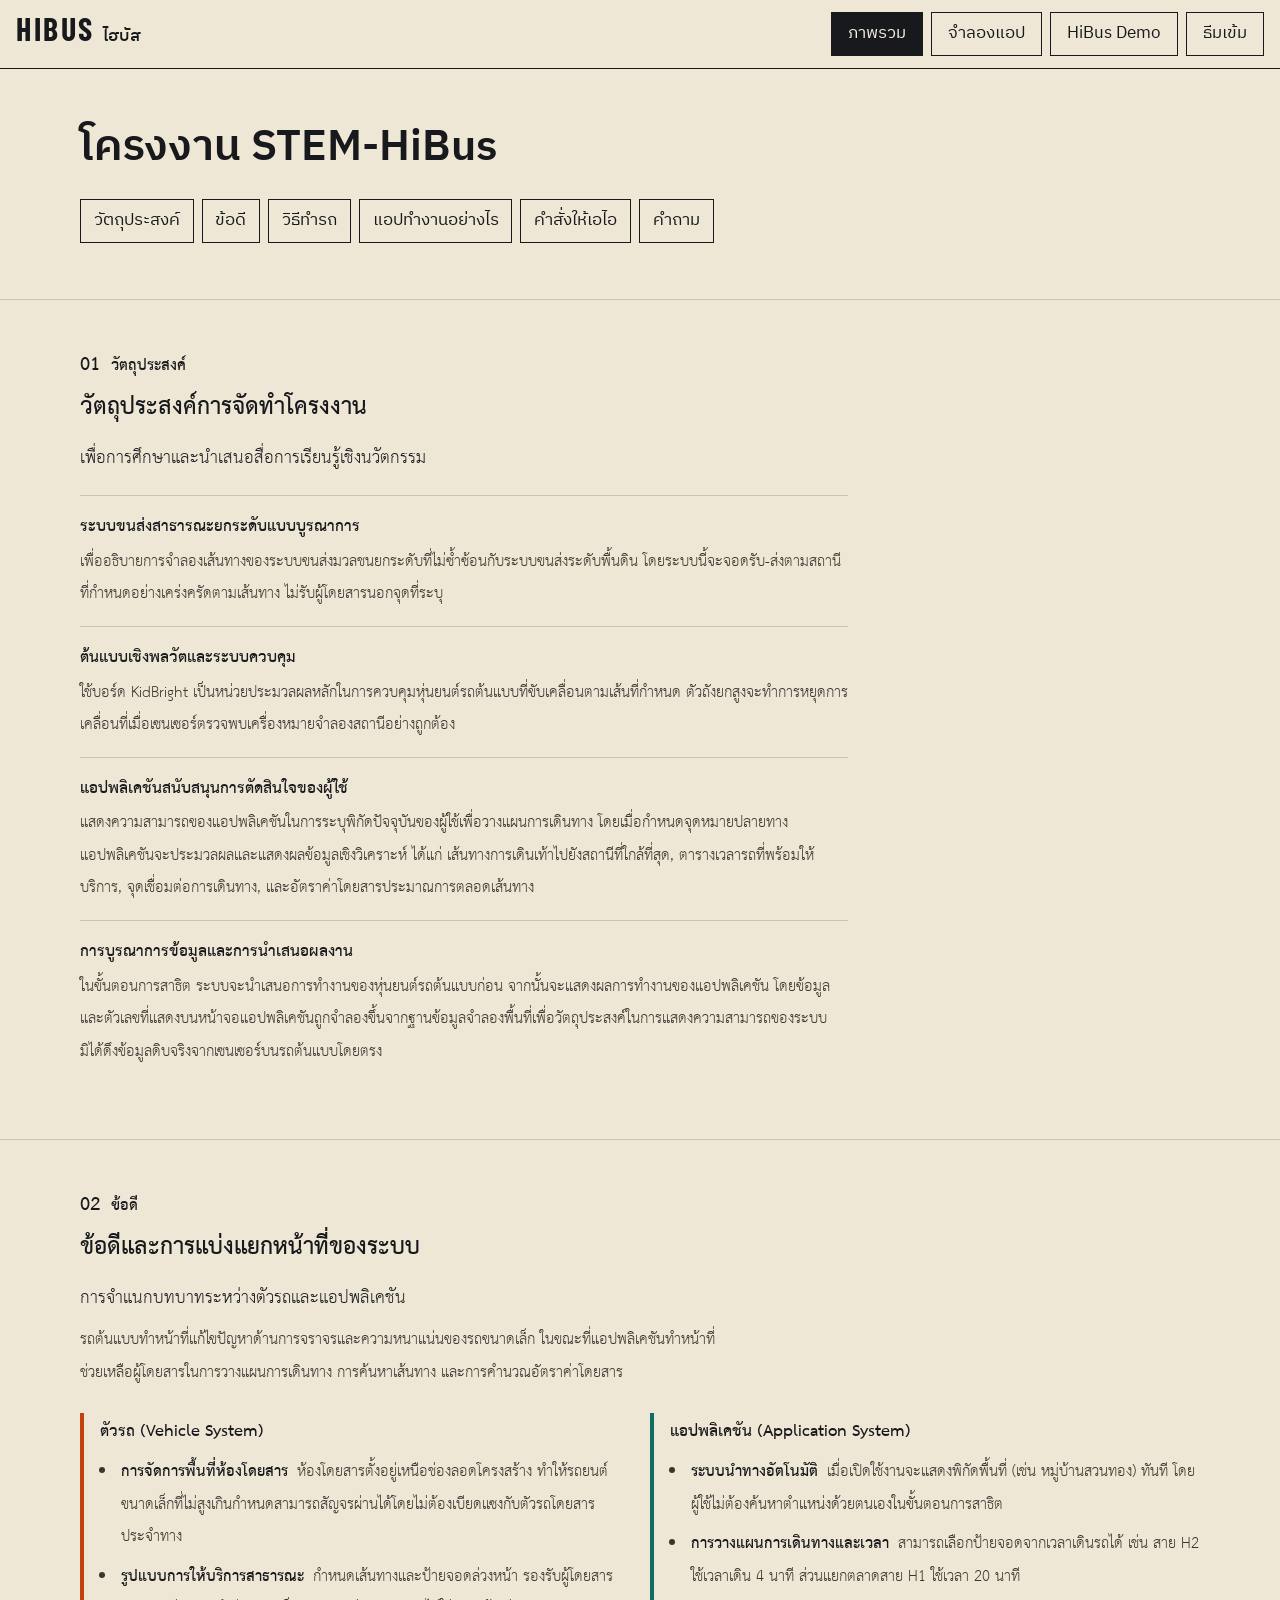
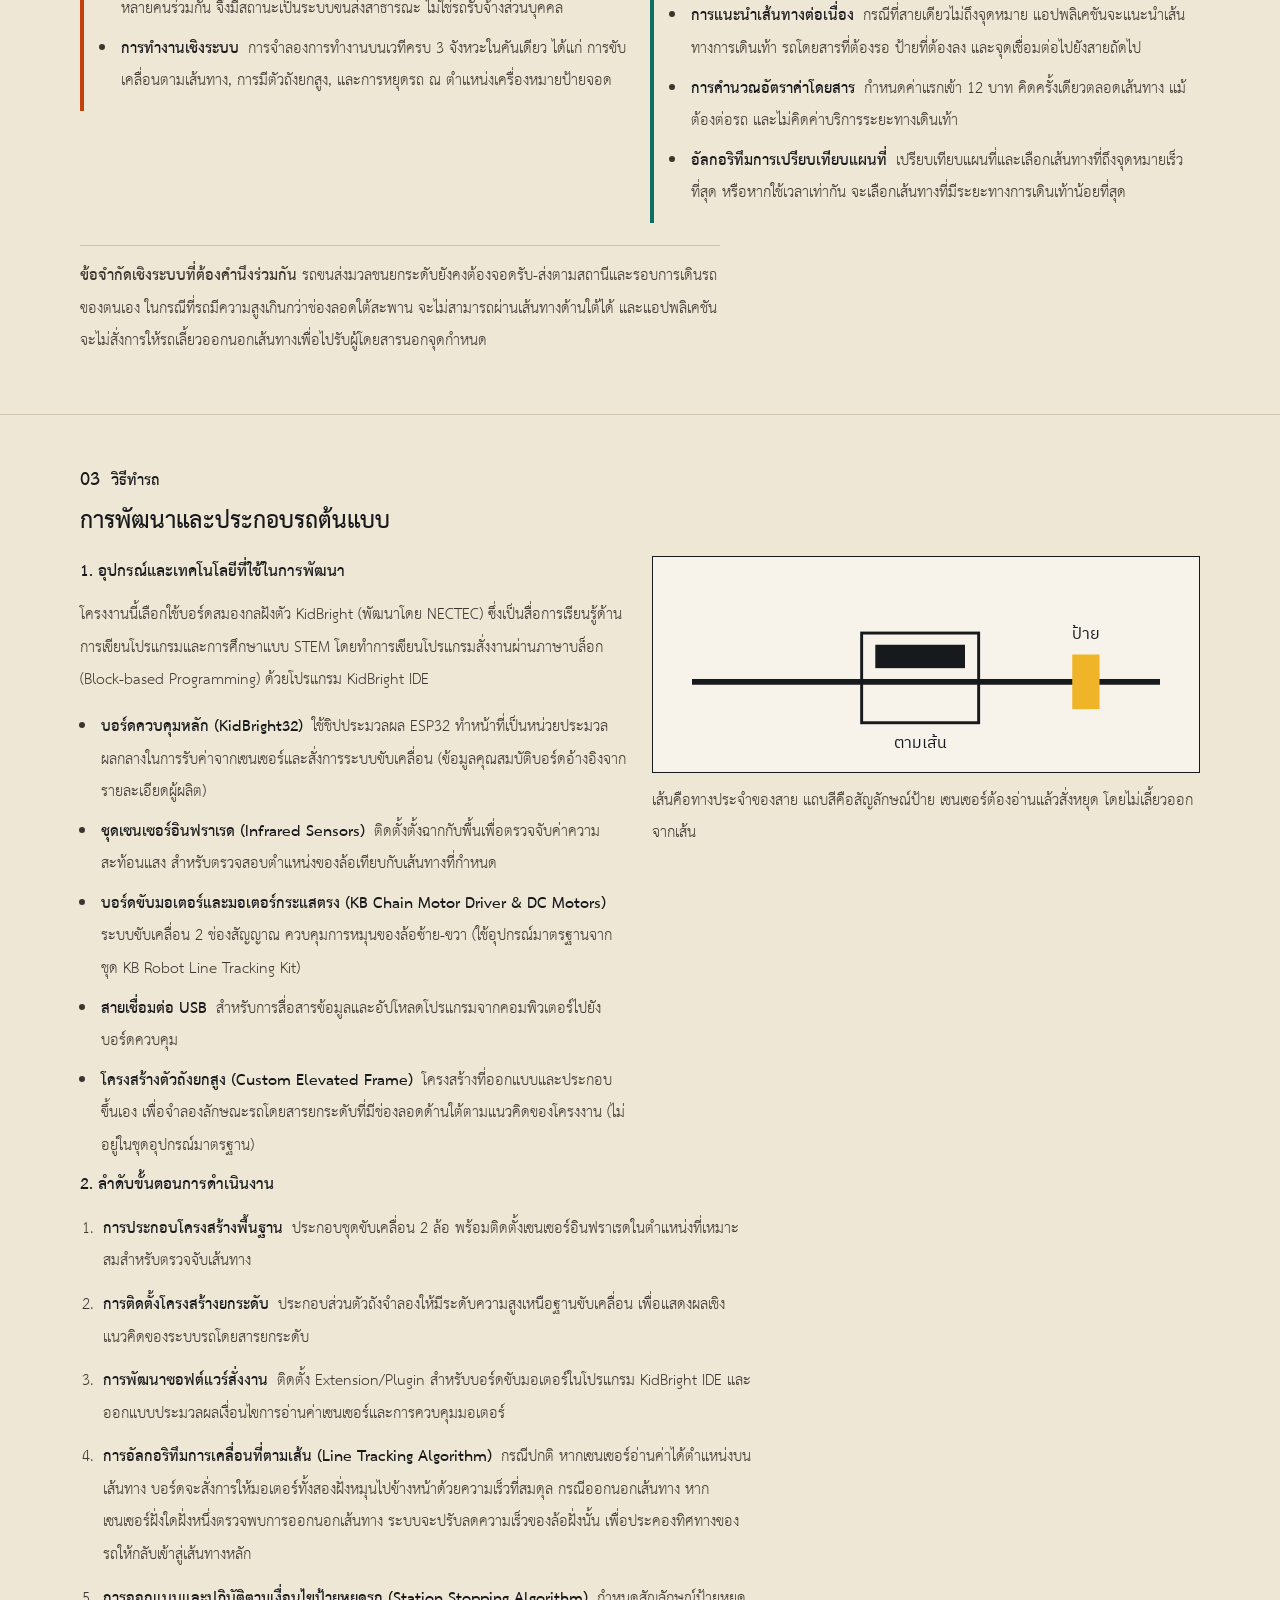
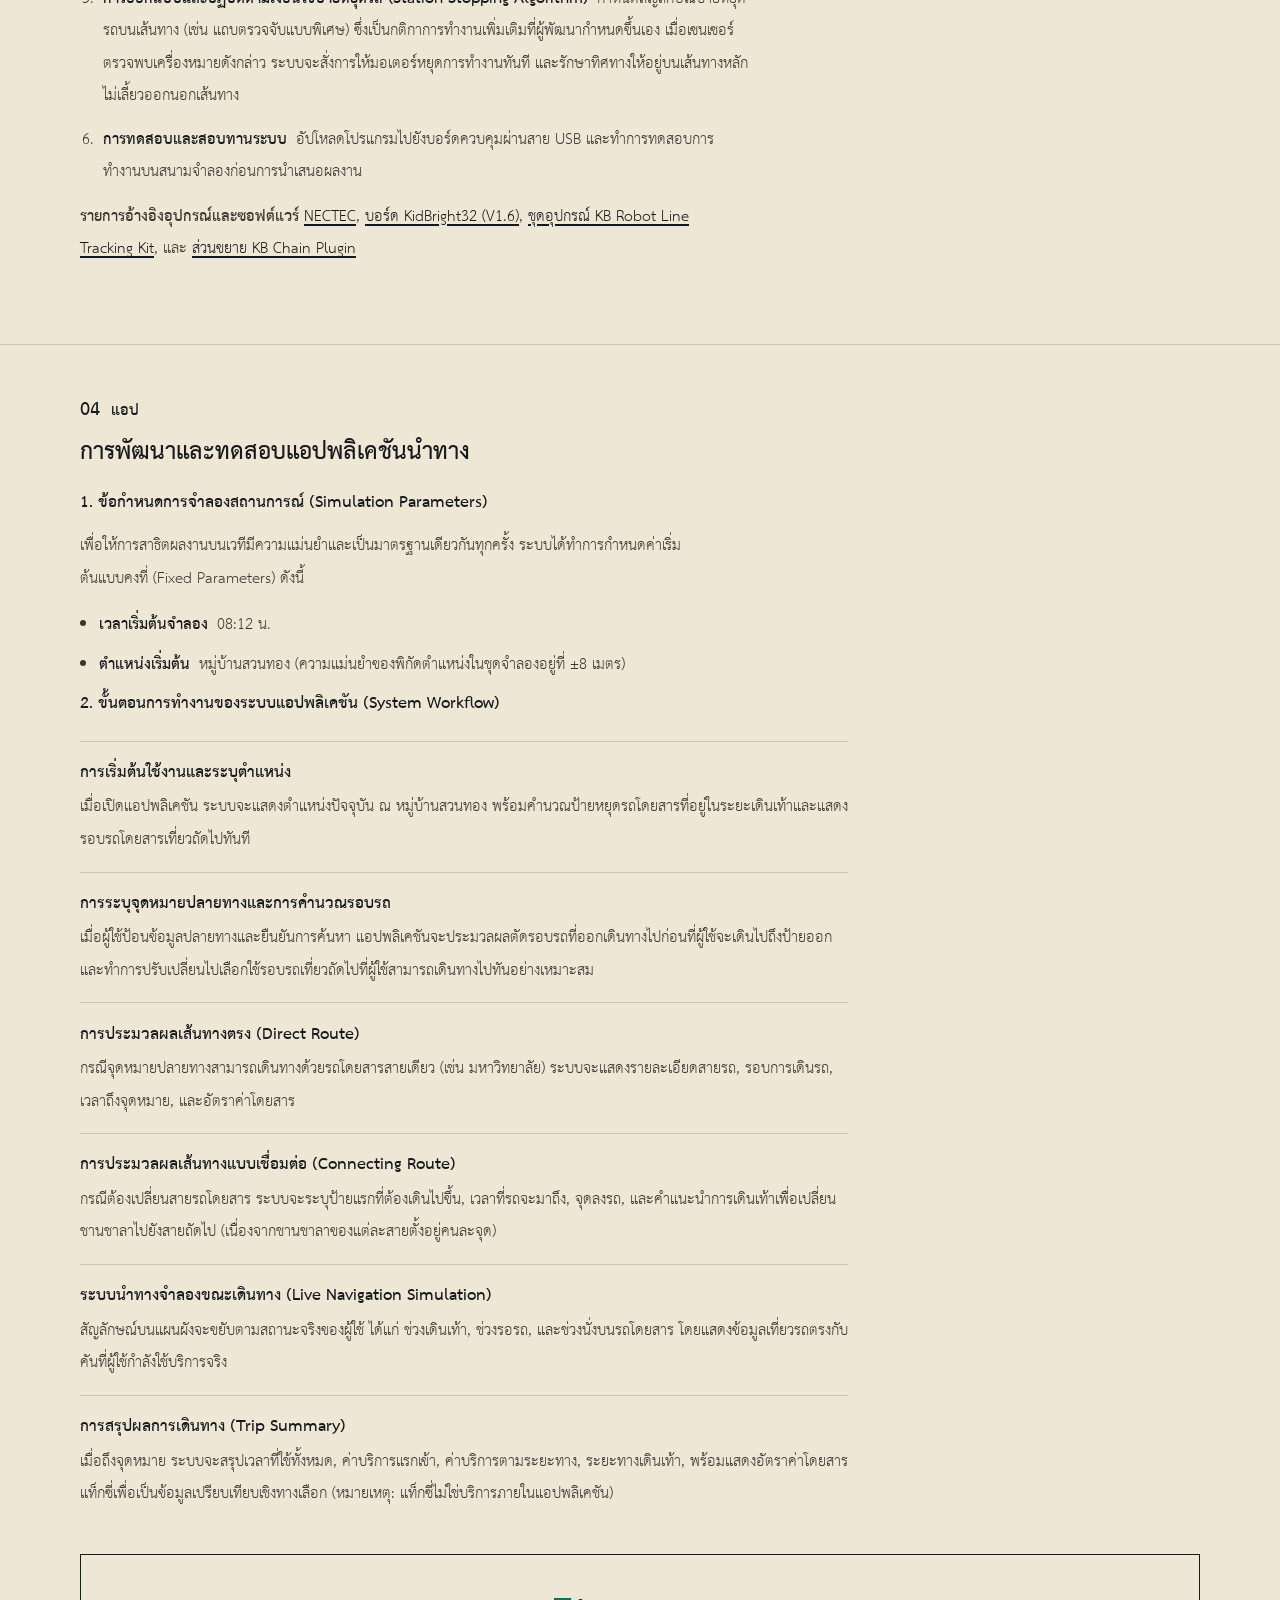
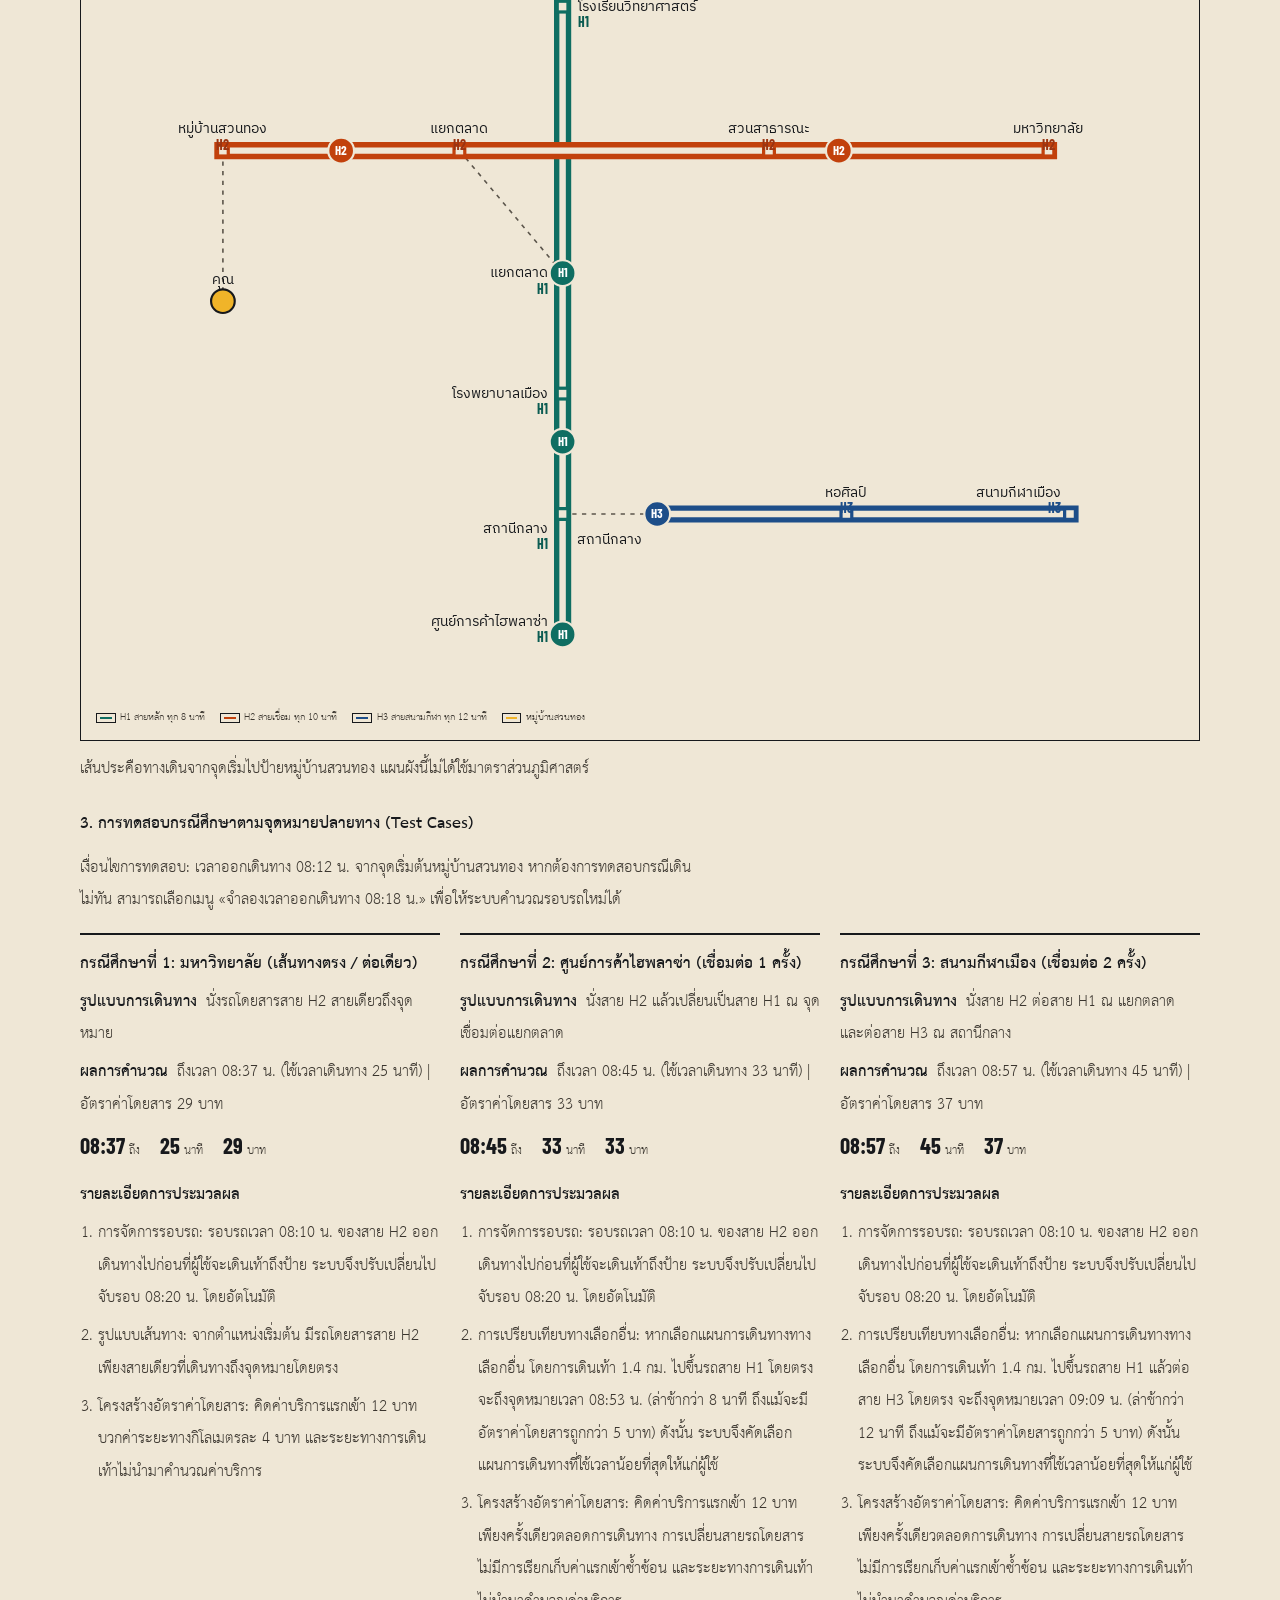
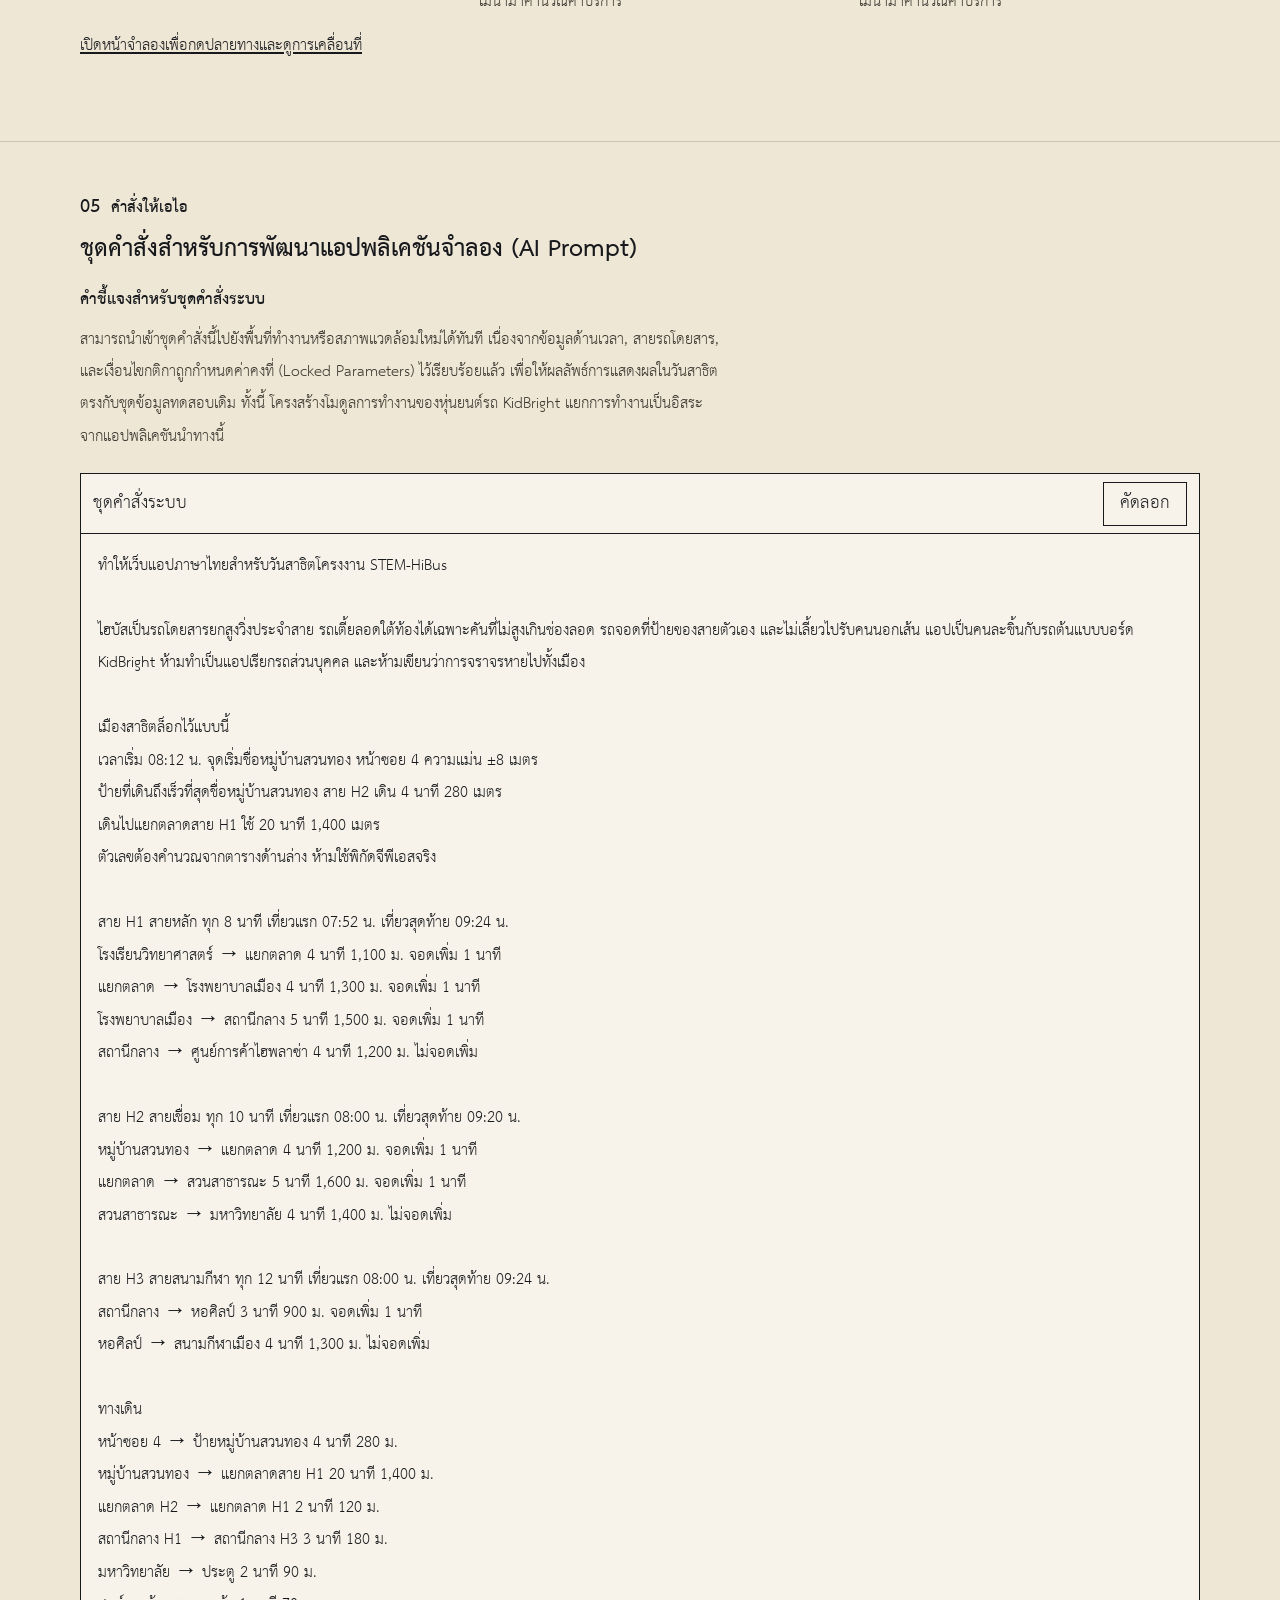
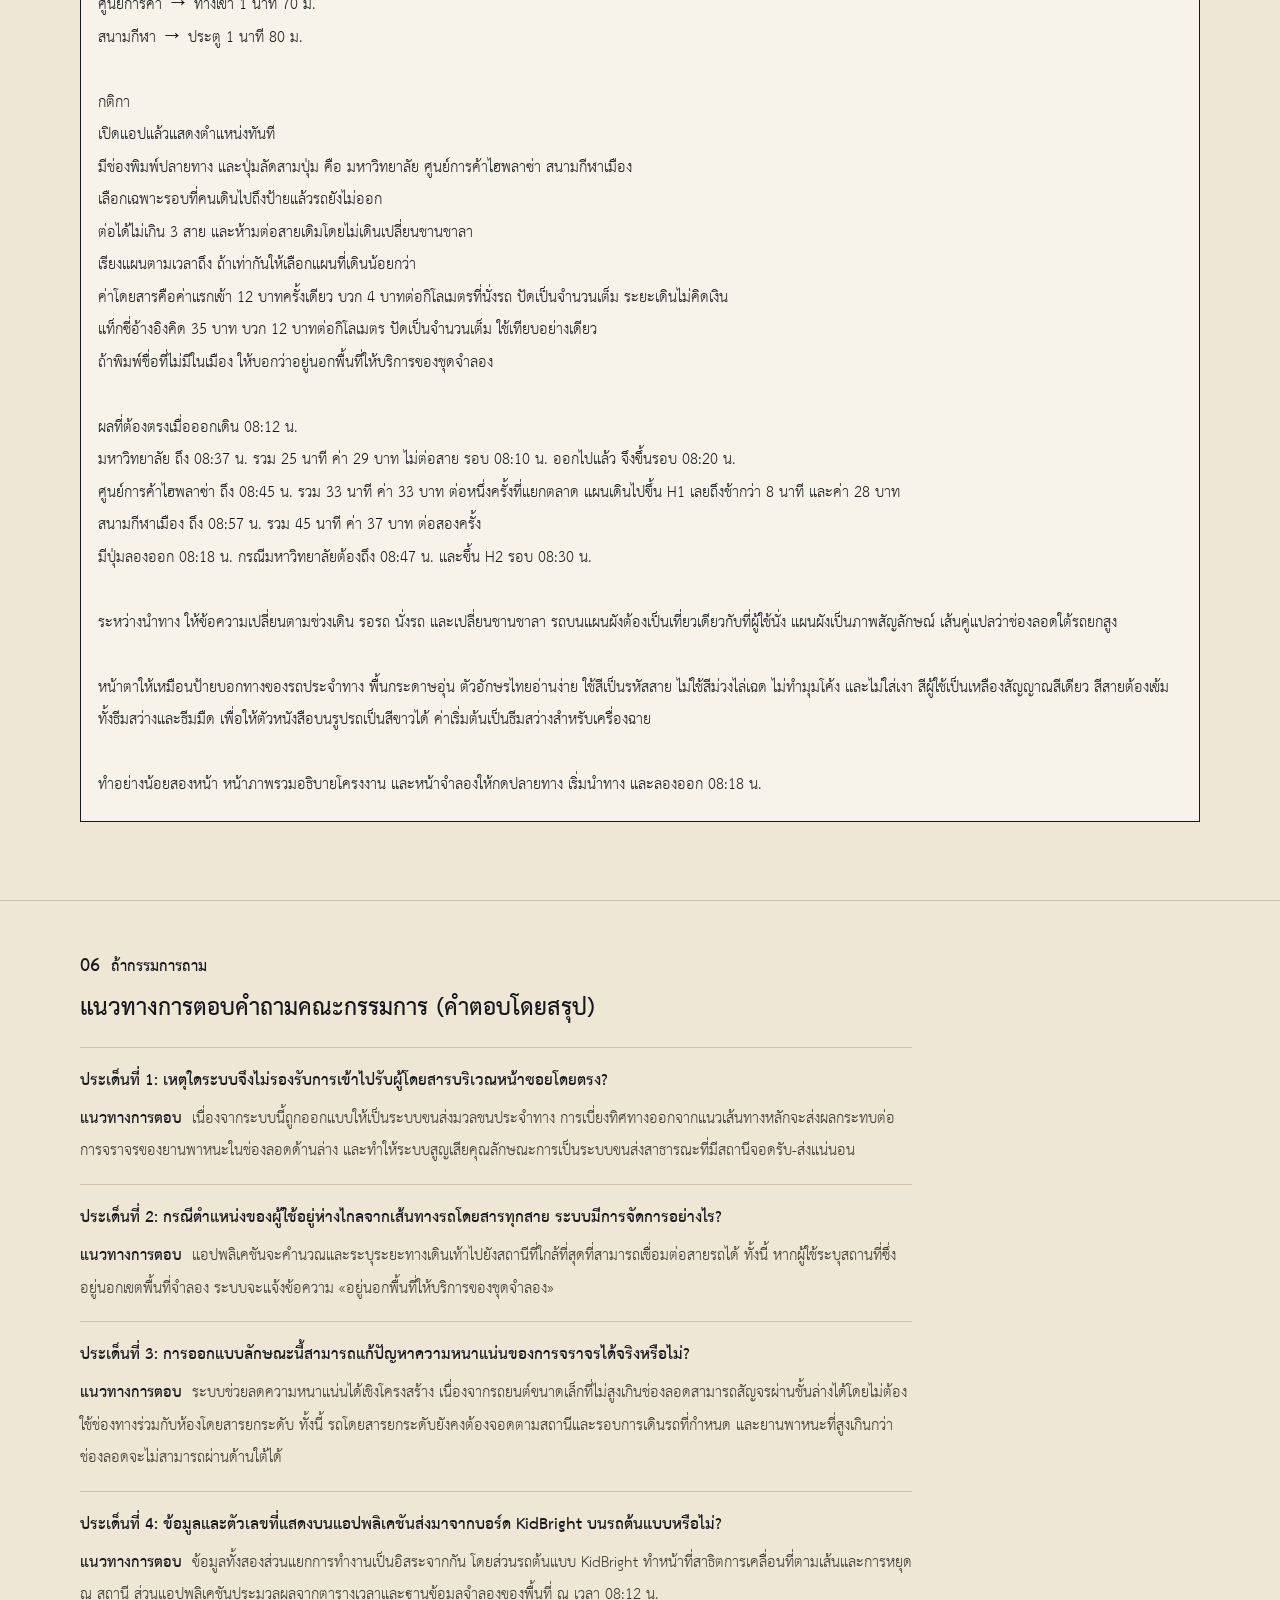
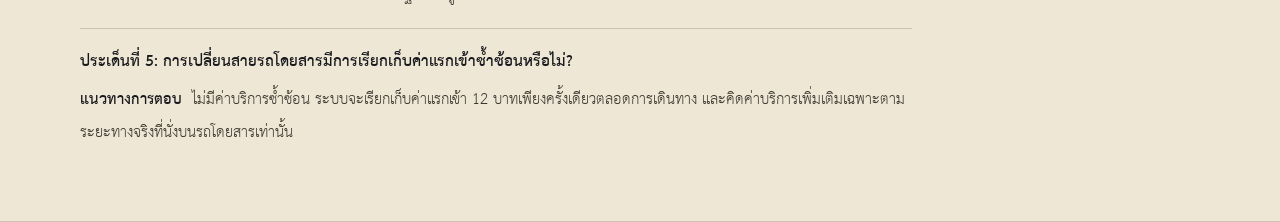
<file: infographic.html>
<!DOCTYPE html>
<html lang="th" data-theme="light">
  <head>
    <meta charset="utf-8">
    <meta name="viewport" content="width=device-width, initial-scale=1">
    <title>โครงงาน STEM-HiBus</title>
    <link rel="icon" href="favicon.svg" type="image/svg+xml">
    <meta http-equiv="Cache-Control" content="no-store, no-cache, must-revalidate">
    <link rel="stylesheet" href="infographic.css?v=20261110">
  </head>
  <body class="overview">
    <a class="skip" href="#main">ข้ามไปเนื้อหา</a>
    <header class="site-header">
      <a class="brand" href="index.html">
        <span class="wordmark">HIBUS</span>
        <span class="brand-th">ไฮบัส</span>
      </a>
      <nav class="site-nav">
        <a href="infographic.html" aria-current="page">ภาพรวม</a>
        <a href="simulation.html">จำลองแอป</a>
        <a href="hibus-demo.html">HiBus Demo</a>
        <button class="theme-btn" id="theme" type="button">ธีมเข้ม</button>
      </nav>
    </header>
    <main id="main">
      <section class="hero" id="top">
        <div class="wrap">
          <h1>โครงงาน STEM-HiBus</h1>
          <nav class="toc" aria-label="ในหน้านี้">
            <a href="#aims">วัตถุประสงค์</a>
            <a href="#benefits">ข้อดี</a>
            <a href="#build">วิธีทำรถ</a>
            <a href="#app">แอปทำงานอย่างไร</a>
            <a href="#prompt">คำสั่งให้เอไอ</a>
            <a href="#ask">คำถาม</a>
          </nav>
        </div>
      </section>

      <section class="section" id="aims">
        <div class="wrap">
          <p class="folio"><span>01</span> วัตถุประสงค์</p>
          <h2>วัตถุประสงค์การจัดทำโครงงาน</h2>
          <p class="aims-purpose">เพื่อการศึกษาและนำเสนอสื่อการเรียนรู้เชิงนวัตกรรม</p>
          <ol class="aims">
            <li>
              <strong>ระบบขนส่งสาธารณะยกระดับแบบบูรณาการ</strong>
              <span>เพื่ออธิบายการจำลองเส้นทางของระบบขนส่งมวลชนยกระดับที่ไม่ซ้ำซ้อนกับระบบขนส่งระดับพื้นดิน โดยระบบนี้จะจอดรับ-ส่งตามสถานีที่กำหนดอย่างเคร่งครัดตามเส้นทาง ไม่รับผู้โดยสารนอกจุดที่ระบุ</span>
            </li>
            <li>
              <strong>ต้นแบบเชิงพลวัตและระบบควบคุม</strong>
              <span>ใช้บอร์ด KidBright เป็นหน่วยประมวลผลหลักในการควบคุมหุ่นยนต์รถต้นแบบที่ขับเคลื่อนตามเส้นที่กำหนด ตัวถังยกสูงจะทำการหยุดการเคลื่อนที่เมื่อเซนเซอร์ตรวจพบเครื่องหมายจำลองสถานีอย่างถูกต้อง</span>
            </li>
            <li>
              <strong>แอปพลิเคชันสนับสนุนการตัดสินใจของผู้ใช้</strong>
              <span>แสดงความสามารถของแอปพลิเคชันในการระบุพิกัดปัจจุบันของผู้ใช้เพื่อวางแผนการเดินทาง โดยเมื่อกำหนดจุดหมายปลายทาง แอปพลิเคชันจะประมวลผลและแสดงผลข้อมูลเชิงวิเคราะห์ ได้แก่ เส้นทางการเดินเท้าไปยังสถานีที่ใกล้ที่สุด, ตารางเวลารถที่พร้อมให้บริการ, จุดเชื่อมต่อการเดินทาง, และอัตราค่าโดยสารประมาณการตลอดเส้นทาง</span>
            </li>
            <li>
              <strong>การบูรณาการข้อมูลและการนำเสนอผลงาน</strong>
              <span>ในขั้นตอนการสาธิต ระบบจะนำเสนอการทำงานของหุ่นยนต์รถต้นแบบก่อน จากนั้นจะแสดงผลการทำงานของแอปพลิเคชัน โดยข้อมูลและตัวเลขที่แสดงบนหน้าจอแอปพลิเคชันถูกจำลองขึ้นจากฐานข้อมูลจำลองพื้นที่เพื่อวัตถุประสงค์ในการแสดงความสามารถของระบบ มิได้ดึงข้อมูลดิบจริงจากเซนเซอร์บนรถต้นแบบโดยตรง</span>
            </li>
          </ol>
        </div>
      </section>

      <section class="section" id="benefits">
        <div class="wrap">
          <p class="folio"><span>02</span> ข้อดี</p>
          <h2>ข้อดีและการแบ่งแยกหน้าที่ของระบบ</h2>
          <p class="aims-purpose">การจำแนกบทบาทระหว่างตัวรถและแอปพลิเคชัน</p>
          <p class="lede">รถต้นแบบทำหน้าที่แก้ไขปัญหาด้านการจราจรและความหนาแน่นของรถขนาดเล็ก ในขณะที่แอปพลิเคชันทำหน้าที่ช่วยเหลือผู้โดยสารในการวางแผนการเดินทาง การค้นหาเส้นทาง และการคำนวณอัตราค่าโดยสาร</p>
          <div class="pair">
            <article>
              <h3>ตัวรถ (Vehicle System)</h3>
              <ul>
                <li><strong>การจัดการพื้นที่ห้องโดยสาร</strong> ห้องโดยสารตั้งอยู่เหนือช่องลอดโครงสร้าง ทำให้รถยนต์ขนาดเล็กที่ไม่สูงเกินกำหนดสามารถสัญจรผ่านได้โดยไม่ต้องเบียดแซงกับตัวรถโดยสารประจำทาง</li>
                <li><strong>รูปแบบการให้บริการสาธารณะ</strong> กำหนดเส้นทางและป้ายจอดล่วงหน้า รองรับผู้โดยสารหลายคนร่วมกัน จึงมีสถานะเป็นระบบขนส่งสาธารณะ ไม่ใช่รถรับจ้างส่วนบุคคล</li>
                <li><strong>การทำงานเชิงระบบ</strong> การจำลองการทำงานบนเวทีครบ 3 จังหวะในคันเดียว ได้แก่ การขับเคลื่อนตามเส้นทาง, การมีตัวถังยกสูง, และการหยุดรถ ณ ตำแหน่งเครื่องหมายป้ายจอด</li>
              </ul>
            </article>
            <article>
              <h3>แอปพลิเคชัน (Application System)</h3>
              <ul>
                <li><strong>ระบบนำทางอัตโนมัติ</strong> เมื่อเปิดใช้งานจะแสดงพิกัดพื้นที่ (เช่น หมู่บ้านสวนทอง) ทันที โดยผู้ใช้ไม่ต้องค้นหาตำแหน่งด้วยตนเองในขั้นตอนการสาธิต</li>
                <li><strong>การวางแผนการเดินทางและเวลา</strong> สามารถเลือกป้ายจอดจากเวลาเดินรถได้ เช่น สาย H2 ใช้เวลาเดิน 4 นาที ส่วนแยกตลาดสาย H1 ใช้เวลา 20 นาที</li>
                <li><strong>การแนะนำเส้นทางต่อเนื่อง</strong> กรณีที่สายเดียวไม่ถึงจุดหมาย แอปพลิเคชันจะแนะนำเส้นทางการเดินเท้า รถโดยสารที่ต้องรอ ป้ายที่ต้องลง และจุดเชื่อมต่อไปยังสายถัดไป</li>
                <li><strong>การคำนวณอัตราค่าโดยสาร</strong> กำหนดค่าแรกเข้า 12 บาท คิดครั้งเดียวตลอดเส้นทาง แม้ต้องต่อรถ และไม่คิดค่าบริการระยะทางเดินเท้า</li>
                <li><strong>อัลกอริทึมการเปรียบเทียบแผนที่</strong> เปรียบเทียบแผนที่และเลือกเส้นทางที่ถึงจุดหมายเร็วที่สุด หรือหากใช้เวลาเท่ากัน จะเลือกเส้นทางที่มีระยะทางการเดินเท้าน้อยที่สุด</li>
              </ul>
            </article>
          </div>
          <p class="limit"><strong>ข้อจำกัดเชิงระบบที่ต้องคำนึงร่วมกัน</strong> รถขนส่งมวลชนยกระดับยังคงต้องจอดรับ-ส่งตามสถานีและรอบการเดินรถของตนเอง ในกรณีที่รถมีความสูงเกินกว่าช่องลอดใต้สะพาน จะไม่สามารถผ่านเส้นทางด้านใต้ได้ และแอปพลิเคชันจะไม่สั่งการให้รถเลี้ยวออกนอกเส้นทางเพื่อไปรับผู้โดยสารนอกจุดกำหนด</p>
        </div>
      </section>

      <section class="section" id="build">
        <div class="wrap">
          <p class="folio"><span>03</span> วิธีทำรถ</p>
          <h2>การพัฒนาและประกอบรถต้นแบบ</h2>
          <div class="split">
            <div class="prose">
              <h3>1. อุปกรณ์และเทคโนโลยีที่ใช้ในการพัฒนา</h3>
              <p>โครงงานนี้เลือกใช้บอร์ดสมองกลฝังตัว KidBright (พัฒนาโดย NECTEC) ซึ่งเป็นสื่อการเรียนรู้ด้านการเขียนโปรแกรมและการศึกษาแบบ STEM โดยทำการเขียนโปรแกรมสั่งงานผ่านภาษาบล็อก (Block-based Programming) ด้วยโปรแกรม KidBright IDE</p>
              <ul>
                <li><strong>บอร์ดควบคุมหลัก (KidBright32)</strong> ใช้ชิปประมวลผล ESP32 ทำหน้าที่เป็นหน่วยประมวลผลกลางในการรับค่าจากเซนเซอร์และสั่งการระบบขับเคลื่อน (ข้อมูลคุณสมบัติบอร์ดอ้างอิงจากรายละเอียดผู้ผลิต)</li>
                <li><strong>ชุดเซนเซอร์อินฟราเรด (Infrared Sensors)</strong> ติดตั้งตั้งฉากกับพื้นเพื่อตรวจจับค่าความสะท้อนแสง สำหรับตรวจสอบตำแหน่งของล้อเทียบกับเส้นทางที่กำหนด</li>
                <li><strong>บอร์ดขับมอเตอร์และมอเตอร์กระแสตรง (KB Chain Motor Driver &amp; DC Motors)</strong> ระบบขับเคลื่อน 2 ช่องสัญญาณ ควบคุมการหมุนของล้อซ้าย-ขวา (ใช้อุปกรณ์มาตรฐานจากชุด KB Robot Line Tracking Kit)</li>
                <li><strong>สายเชื่อมต่อ USB</strong> สำหรับการสื่อสารข้อมูลและอัปโหลดโปรแกรมจากคอมพิวเตอร์ไปยังบอร์ดควบคุม</li>
                <li><strong>โครงสร้างตัวถังยกสูง (Custom Elevated Frame)</strong> โครงสร้างที่ออกแบบและประกอบขึ้นเอง เพื่อจำลองลักษณะรถโดยสารยกระดับที่มีช่องลอดด้านใต้ตามแนวคิดของโครงงาน (ไม่อยู่ในชุดอุปกรณ์มาตรฐาน)</li>
              </ul>
            </div>
            <figure class="figure">
              <svg class="track" viewBox="0 0 560 220" role="img" aria-label="รถต้นแบบวิ่งตามเส้นแล้วหยุดที่แถบป้าย">
                <rect width="560" height="220" fill="var(--color-bg-secondary)"></rect>
                <line x1="40" y1="128" x2="520" y2="128" stroke="var(--color-text-primary)" stroke-width="6"></line>
                <rect x="214" y="78" width="120" height="92" fill="none" stroke="var(--color-text-primary)" stroke-width="3"></rect>
                <rect x="228" y="90" width="92" height="24" fill="var(--color-text-primary)"></rect>
                <rect x="430" y="100" width="28" height="56" fill="var(--you)"></rect>
                <text x="274" y="196" text-anchor="middle">ตามเส้น</text>
                <text x="444" y="84" text-anchor="middle">ป้าย</text>
              </svg>
              <figcaption>เส้นคือทางประจำของสาย แถบสีคือสัญลักษณ์ป้าย เซนเซอร์ต้องอ่านแล้วสั่งหยุด โดยไม่เลี้ยวออกจากเส้น</figcaption>
            </figure>
          </div>
          <h3 class="after">2. ลำดับขั้นตอนการดำเนินงาน</h3>
          <ol class="steps-list">
            <li><strong>การประกอบโครงสร้างพื้นฐาน</strong> ประกอบชุดขับเคลื่อน 2 ล้อ พร้อมติดตั้งเซนเซอร์อินฟราเรดในตำแหน่งที่เหมาะสมสำหรับตรวจจับเส้นทาง</li>
            <li><strong>การติดตั้งโครงสร้างยกระดับ</strong> ประกอบส่วนตัวถังจำลองให้มีระดับความสูงเหนือฐานขับเคลื่อน เพื่อแสดงผลเชิงแนวคิดของระบบรถโดยสารยกระดับ</li>
            <li><strong>การพัฒนาซอฟต์แวร์สั่งงาน</strong> ติดตั้ง Extension/Plugin สำหรับบอร์ดขับมอเตอร์ในโปรแกรม KidBright IDE และออกแบบประมวลผลเงื่อนไขการอ่านค่าเซนเซอร์และการควบคุมมอเตอร์</li>
            <li><strong>การอัลกอริทึมการเคลื่อนที่ตามเส้น (Line Tracking Algorithm)</strong> กรณีปกติ หากเซนเซอร์อ่านค่าได้ตำแหน่งบนเส้นทาง บอร์ดจะสั่งการให้มอเตอร์ทั้งสองฝั่งหมุนไปข้างหน้าด้วยความเร็วที่สมดุล กรณีออกนอกเส้นทาง หากเซนเซอร์ฝั่งใดฝั่งหนึ่งตรวจพบการออกนอกเส้นทาง ระบบจะปรับลดความเร็วของล้อฝั่งนั้น เพื่อประคองทิศทางของรถให้กลับเข้าสู่เส้นทางหลัก</li>
            <li><strong>การออกแบบและปฏิบัติตามเงื่อนไขป้ายหยุดรถ (Station Stopping Algorithm)</strong> กำหนดสัญลักษณ์ป้ายหยุดรถบนเส้นทาง (เช่น แถบตรวจจับแบบพิเศษ) ซึ่งเป็นกติกาการทำงานเพิ่มเติมที่ผู้พัฒนากำหนดขึ้นเอง เมื่อเซนเซอร์ตรวจพบเครื่องหมายดังกล่าว ระบบจะสั่งการให้มอเตอร์หยุดการทำงานทันที และรักษาทิศทางให้อยู่บนเส้นทางหลัก ไม่เลี้ยวออกนอกเส้นทาง</li>
            <li><strong>การทดสอบและสอบทานระบบ</strong> อัปโหลดโปรแกรมไปยังบอร์ดควบคุมผ่านสาย USB และทำการทดสอบการทำงานบนสนามจำลองก่อนการนำเสนอผลงาน</li>
          </ol>
          <p class="sources"><strong>รายการอ้างอิงอุปกรณ์และซอฟต์แวร์</strong> <a href="https://kid-bright.org/kidbright-en/">NECTEC</a>, <a href="https://www.kidbright.io/product-page/kidbright32-v1-6">บอร์ด KidBright32 (V1.6)</a>, <a href="https://store.gravitechthai.com/product/kb-robot-line-tracking-kit/11001005073000628">ชุดอุปกรณ์ KB Robot Line Tracking Kit</a>, และ <a href="https://github.com/gravitech-engineer/Plugins_KB_Chain">ส่วนขยาย KB Chain Plugin</a></p>
        </div>
      </section>

      <section class="section" id="app">
        <div class="wrap">
          <p class="folio"><span>04</span> แอป</p>
          <h2>การพัฒนาและทดสอบแอปพลิเคชันนำทาง</h2>

          <h3>1. ข้อกำหนดการจำลองสถานการณ์ (Simulation Parameters)</h3>
          <p class="lede">เพื่อให้การสาธิตผลงานบนเวทีมีความแม่นยำและเป็นมาตรฐานเดียวกันทุกครั้ง ระบบได้ทำการกำหนดค่าเริ่มต้นแบบคงที่ (Fixed Parameters) ดังนี้</p>
          <ul class="param-list">
            <li><strong>เวลาเริ่มต้นจำลอง</strong> 08:12 น.</li>
            <li><strong>ตำแหน่งเริ่มต้น</strong> หมู่บ้านสวนทอง (ความแม่นยำของพิกัดตำแหน่งในชุดจำลองอยู่ที่ ±8 เมตร)</li>
          </ul>

          <h3 class="after">2. ขั้นตอนการทำงานของระบบแอปพลิเคชัน (System Workflow)</h3>
          <ol class="flow">
            <li>
              <strong>การเริ่มต้นใช้งานและระบุตำแหน่ง</strong>
              <span>เมื่อเปิดแอปพลิเคชัน ระบบจะแสดงตำแหน่งปัจจุบัน ณ หมู่บ้านสวนทอง พร้อมคำนวณป้ายหยุดรถโดยสารที่อยู่ในระยะเดินเท้าและแสดงรอบรถโดยสารเที่ยวถัดไปทันที</span>
            </li>
            <li>
              <strong>การระบุจุดหมายปลายทางและการคำนวณรอบรถ</strong>
              <span>เมื่อผู้ใช้ป้อนข้อมูลปลายทางและยืนยันการค้นหา แอปพลิเคชันจะประมวลผลตัดรอบรถที่ออกเดินทางไปก่อนที่ผู้ใช้จะเดินไปถึงป้ายออก และทำการปรับเปลี่ยนไปเลือกใช้รอบรถเที่ยวถัดไปที่ผู้ใช้สามารถเดินทางไปทันอย่างเหมาะสม</span>
            </li>
            <li>
              <strong>การประมวลผลเส้นทางตรง (Direct Route)</strong>
              <span>กรณีจุดหมายปลายทางสามารถเดินทางด้วยรถโดยสารสายเดียว (เช่น มหาวิทยาลัย) ระบบจะแสดงรายละเอียดสายรถ, รอบการเดินรถ, เวลาถึงจุดหมาย, และอัตราค่าโดยสาร</span>
            </li>
            <li>
              <strong>การประมวลผลเส้นทางแบบเชื่อมต่อ (Connecting Route)</strong>
              <span>กรณีต้องเปลี่ยนสายรถโดยสาร ระบบจะระบุป้ายแรกที่ต้องเดินไปขึ้น, เวลาที่รถจะมาถึง, จุดลงรถ, และคำแนะนำการเดินเท้าเพื่อเปลี่ยนชานชาลาไปยังสายถัดไป (เนื่องจากชานชาลาของแต่ละสายตั้งอยู่คนละจุด)</span>
            </li>
            <li>
              <strong>ระบบนำทางจำลองขณะเดินทาง (Live Navigation Simulation)</strong>
              <span>สัญลักษณ์บนแผนผังจะขยับตามสถานะจริงของผู้ใช้ ได้แก่ ช่วงเดินเท้า, ช่วงรอรถ, และช่วงนั่งบนรถโดยสาร โดยแสดงข้อมูลเที่ยวรถตรงกับคันที่ผู้ใช้กำลังใช้บริการจริง</span>
            </li>
            <li>
              <strong>การสรุปผลการเดินทาง (Trip Summary)</strong>
              <span>เมื่อถึงจุดหมาย ระบบจะสรุปเวลาที่ใช้ทั้งหมด, ค่าบริการแรกเข้า, ค่าบริการตามระยะทาง, ระยะทางเดินเท้า, พร้อมแสดงอัตราค่าโดยสารแท็กซี่เพื่อเป็นข้อมูลเปรียบเทียบเชิงทางเลือก (หมายเหตุ: แท็กซี่ไม่ใช่บริการภายในแอปพลิเคชัน)</span>
            </li>
          </ol>

          <div class="map-frame">
            <svg id="net" aria-label="แผนผังสามสายของไฮบัส"></svg>
            <div class="legend">
              <span><i class="swatch h1"></i>H1 สายหลัก ทุก 8 นาที</span>
              <span><i class="swatch h2"></i>H2 สายเชื่อม ทุก 10 นาที</span>
              <span><i class="swatch h3"></i>H3 สายสนามกีฬา ทุก 12 นาที</span>
              <span><i class="swatch you"></i>หมู่บ้านสวนทอง</span>
            </div>
          </div>
          <p class="quiet">เส้นประคือทางเดินจากจุดเริ่มไปป้ายหมู่บ้านสวนทอง แผนผังนี้ไม่ได้ใช้มาตราส่วนภูมิศาสตร์</p>

          <h3 class="after">3. การทดสอบกรณีศึกษาตามจุดหมายปลายทาง (Test Cases)</h3>
          <p class="lede">เงื่อนไขการทดสอบ: เวลาออกเดินทาง 08:12 น. จากจุดเริ่มต้นหมู่บ้านสวนทอง หากต้องการทดสอบกรณีเดินไม่ทัน สามารถเลือกเมนู «จำลองเวลาออกเดินทาง 08:18 น.» เพื่อให้ระบบคำนวณรอบรถใหม่ได้</p>
          <div id="scenario-list"></div>
          <p class="quiet"><a href="simulation.html">เปิดหน้าจำลองเพื่อกดปลายทางและดูการเคลื่อนที่</a></p>
        </div>
      </section>

      <section class="section" id="prompt">
        <div class="wrap">
          <p class="folio"><span>05</span> คำสั่งให้เอไอ</p>
          <h2>ชุดคำสั่งสำหรับการพัฒนาแอปพลิเคชันจำลอง (AI Prompt)</h2>
          <h3>คำชี้แจงสำหรับชุดคำสั่งระบบ</h3>
          <p class="lede">สามารถนำเข้าชุดคำสั่งนี้ไปยังพื้นที่ทำงานหรือสภาพแวดล้อมใหม่ได้ทันที เนื่องจากข้อมูลด้านเวลา, สายรถโดยสาร, และเงื่อนไขกติกาถูกกำหนดค่าคงที่ (Locked Parameters) ไว้เรียบร้อยแล้ว เพื่อให้ผลลัพธ์การแสดงผลในวันสาธิตตรงกับชุดข้อมูลทดสอบเดิม ทั้งนี้ โครงสร้างโมดูลการทำงานของหุ่นยนต์รถ KidBright แยกการทำงานเป็นอิสระจากแอปพลิเคชันนำทางนี้</p>
          <div class="prompt-box">
            <div class="prompt-bar">
              <span>ชุดคำสั่งระบบ</span>
              <button class="btn" id="copy-prompt" type="button">คัดลอก</button>
            </div>
            <pre class="prompt" id="vibe-prompt">ทำให้เว็บแอปภาษาไทยสำหรับวันสาธิตโครงงาน STEM-HiBus

ไฮบัสเป็นรถโดยสารยกสูงวิ่งประจำสาย รถเตี้ยลอดใต้ท้องได้เฉพาะคันที่ไม่สูงเกินช่องลอด รถจอดที่ป้ายของสายตัวเอง และไม่เลี้ยวไปรับคนนอกเส้น แอปเป็นคนละชิ้นกับรถต้นแบบบอร์ด KidBright ห้ามทำเป็นแอปเรียกรถส่วนบุคคล และห้ามเขียนว่าการจราจรหายไปทั้งเมือง

เมืองสาธิตล็อกไว้แบบนี้
เวลาเริ่ม 08:12 น. จุดเริ่มชื่อหมู่บ้านสวนทอง หน้าซอย 4 ความแม่น ±8 เมตร
ป้ายที่เดินถึงเร็วที่สุดชื่อหมู่บ้านสวนทอง สาย H2 เดิน 4 นาที 280 เมตร
เดินไปแยกตลาดสาย H1 ใช้ 20 นาที 1,400 เมตร
ตัวเลขต้องคำนวณจากตารางด้านล่าง ห้ามใช้พิกัดจีพีเอสจริง

สาย H1 สายหลัก ทุก 8 นาที เที่ยวแรก 07:52 น. เที่ยวสุดท้าย 09:24 น.
โรงเรียนวิทยาศาสตร์ → แยกตลาด 4 นาที 1,100 ม. จอดเพิ่ม 1 นาที
แยกตลาด → โรงพยาบาลเมือง 4 นาที 1,300 ม. จอดเพิ่ม 1 นาที
โรงพยาบาลเมือง → สถานีกลาง 5 นาที 1,500 ม. จอดเพิ่ม 1 นาที
สถานีกลาง → ศูนย์การค้าไฮพลาซ่า 4 นาที 1,200 ม. ไม่จอดเพิ่ม

สาย H2 สายเชื่อม ทุก 10 นาที เที่ยวแรก 08:00 น. เที่ยวสุดท้าย 09:20 น.
หมู่บ้านสวนทอง → แยกตลาด 4 นาที 1,200 ม. จอดเพิ่ม 1 นาที
แยกตลาด → สวนสาธารณะ 5 นาที 1,600 ม. จอดเพิ่ม 1 นาที
สวนสาธารณะ → มหาวิทยาลัย 4 นาที 1,400 ม. ไม่จอดเพิ่ม

สาย H3 สายสนามกีฬา ทุก 12 นาที เที่ยวแรก 08:00 น. เที่ยวสุดท้าย 09:24 น.
สถานีกลาง → หอศิลป์ 3 นาที 900 ม. จอดเพิ่ม 1 นาที
หอศิลป์ → สนามกีฬาเมือง 4 นาที 1,300 ม. ไม่จอดเพิ่ม

ทางเดิน
หน้าซอย 4 → ป้ายหมู่บ้านสวนทอง 4 นาที 280 ม.
หมู่บ้านสวนทอง → แยกตลาดสาย H1 20 นาที 1,400 ม.
แยกตลาด H2 → แยกตลาด H1 2 นาที 120 ม.
สถานีกลาง H1 → สถานีกลาง H3 3 นาที 180 ม.
มหาวิทยาลัย → ประตู 2 นาที 90 ม.
ศูนย์การค้า → ทางเข้า 1 นาที 70 ม.
สนามกีฬา → ประตู 1 นาที 80 ม.

กติกา
เปิดแอปแล้วแสดงตำแหน่งทันที
มีช่องพิมพ์ปลายทาง และปุ่มลัดสามปุ่ม คือ มหาวิทยาลัย ศูนย์การค้าไฮพลาซ่า สนามกีฬาเมือง
เลือกเฉพาะรอบที่คนเดินไปถึงป้ายแล้วรถยังไม่ออก
ต่อได้ไม่เกิน 3 สาย และห้ามต่อสายเดิมโดยไม่เดินเปลี่ยนชานชาลา
เรียงแผนตามเวลาถึง ถ้าเท่ากันให้เลือกแผนที่เดินน้อยกว่า
ค่าโดยสารคือค่าแรกเข้า 12 บาทครั้งเดียว บวก 4 บาทต่อกิโลเมตรที่นั่งรถ ปัดเป็นจำนวนเต็ม ระยะเดินไม่คิดเงิน
แท็กซี่อ้างอิงคิด 35 บาท บวก 12 บาทต่อกิโลเมตร ปัดเป็นจำนวนเต็ม ใช้เทียบอย่างเดียว
ถ้าพิมพ์ชื่อที่ไม่มีในเมือง ให้บอกว่าอยู่นอกพื้นที่ให้บริการของชุดจำลอง

ผลที่ต้องตรงเมื่อออกเดิน 08:12 น.
มหาวิทยาลัย ถึง 08:37 น. รวม 25 นาที ค่า 29 บาท ไม่ต่อสาย รอบ 08:10 น. ออกไปแล้ว จึงขึ้นรอบ 08:20 น.
ศูนย์การค้าไฮพลาซ่า ถึง 08:45 น. รวม 33 นาที ค่า 33 บาท ต่อหนึ่งครั้งที่แยกตลาด แผนเดินไปขึ้น H1 เลยถึงช้ากว่า 8 นาที และค่า 28 บาท
สนามกีฬาเมือง ถึง 08:57 น. รวม 45 นาที ค่า 37 บาท ต่อสองครั้ง
มีปุ่มลองออก 08:18 น. กรณีมหาวิทยาลัยต้องถึง 08:47 น. และขึ้น H2 รอบ 08:30 น.

ระหว่างนำทาง ให้ข้อความเปลี่ยนตามช่วงเดิน รอรถ นั่งรถ และเปลี่ยนชานชาลา รถบนแผนผังต้องเป็นเที่ยวเดียวกับที่ผู้ใช้นั่ง แผนผังเป็นภาพสัญลักษณ์ เส้นคู่แปลว่าช่องลอดใต้รถยกสูง

หน้าตาให้เหมือนป้ายบอกทางของรถประจำทาง พื้นกระดาษอุ่น ตัวอักษรไทยอ่านง่าย ใช้สีเป็นรหัสสาย ไม่ใช้สีม่วงไล่เฉด ไม่ทำมุมโค้ง และไม่ใส่เงา สีผู้ใช้เป็นเหลืองสัญญาณสีเดียว สีสายต้องเข้มทั้งธีมสว่างและธีมมืด เพื่อให้ตัวหนังสือบนรูปรถเป็นสีขาวได้ ค่าเริ่มต้นเป็นธีมสว่างสำหรับเครื่องฉาย

ทำอย่างน้อยสองหน้า หน้าภาพรวมอธิบายโครงงาน และหน้าจำลองให้กดปลายทาง เริ่มนำทาง และลองออก 08:18 น.</pre>
          </div>
          <p class="quiet" id="copy-status" aria-live="polite"></p>
        </div>
      </section>

      <section class="section" id="ask">
        <div class="wrap">
          <p class="folio"><span>06</span> ถ้ากรรมการถาม</p>
          <h2>แนวทางการตอบคำถามคณะกรรมการ (คำตอบโดยสรุป)</h2>
          <ol class="ask-list">
            <li>
              <strong>ประเด็นที่ 1: เหตุใดระบบจึงไม่รองรับการเข้าไปรับผู้โดยสารบริเวณหน้าซอยโดยตรง?</strong>
              <span><b>แนวทางการตอบ</b> เนื่องจากระบบนี้ถูกออกแบบให้เป็นระบบขนส่งมวลชนประจำทาง การเบี่ยงทิศทางออกจากแนวเส้นทางหลักจะส่งผลกระทบต่อการจราจรของยานพาหนะในช่องลอดด้านล่าง และทำให้ระบบสูญเสียคุณลักษณะการเป็นระบบขนส่งสาธารณะที่มีสถานีจอดรับ-ส่งแน่นอน</span>
            </li>
            <li>
              <strong>ประเด็นที่ 2: กรณีตำแหน่งของผู้ใช้อยู่ห่างไกลจากเส้นทางรถโดยสารทุกสาย ระบบมีการจัดการอย่างไร?</strong>
              <span><b>แนวทางการตอบ</b> แอปพลิเคชันจะคำนวณและระบุระยะทางเดินเท้าไปยังสถานีที่ใกล้ที่สุดที่สามารถเชื่อมต่อสายรถได้ ทั้งนี้ หากผู้ใช้ระบุสถานที่ซึ่งอยู่นอกเขตพื้นที่จำลอง ระบบจะแจ้งข้อความ «อยู่นอกพื้นที่ให้บริการของชุดจำลอง»</span>
            </li>
            <li>
              <strong>ประเด็นที่ 3: การออกแบบลักษณะนี้สามารถแก้ปัญหาความหนาแน่นของการจราจรได้จริงหรือไม่?</strong>
              <span><b>แนวทางการตอบ</b> ระบบช่วยลดความหนาแน่นได้เชิงโครงสร้าง เนื่องจากรถยนต์ขนาดเล็กที่ไม่สูงเกินช่องลอดสามารถสัญจรผ่านชั้นล่างได้โดยไม่ต้องใช้ช่องทางร่วมกับห้องโดยสารยกระดับ ทั้งนี้ รถโดยสารยกระดับยังคงต้องจอดตามสถานีและรอบการเดินรถที่กำหนด และยานพาหนะที่สูงเกินกว่าช่องลอดจะไม่สามารถผ่านด้านใต้ได้</span>
            </li>
            <li>
              <strong>ประเด็นที่ 4: ข้อมูลและตัวเลขที่แสดงบนแอปพลิเคชันส่งมาจากบอร์ด KidBright บนรถต้นแบบหรือไม่?</strong>
              <span><b>แนวทางการตอบ</b> ข้อมูลทั้งสองส่วนแยกการทำงานเป็นอิสระจากกัน โดยส่วนรถต้นแบบ KidBright ทำหน้าที่สาธิตการเคลื่อนที่ตามเส้นและการหยุด ณ สถานี ส่วนแอปพลิเคชันประมวลผลจากตารางเวลาและฐานข้อมูลจำลองของพื้นที่ ณ เวลา 08:12 น.</span>
            </li>
            <li>
              <strong>ประเด็นที่ 5: การเปลี่ยนสายรถโดยสารมีการเรียกเก็บค่าแรกเข้าซ้ำซ้อนหรือไม่?</strong>
              <span><b>แนวทางการตอบ</b> ไม่มีค่าบริการซ้ำซ้อน ระบบจะเรียกเก็บค่าแรกเข้า 12 บาทเพียงครั้งเดียวตลอดการเดินทาง และคิดค่าบริการเพิ่มเติมเฉพาะตามระยะทางจริงที่นั่งบนรถโดยสารเท่านั้น</span>
            </li>
          </ol>
        </div>
      </section>
    </main>
    <script src="network.js?v=20261103"></script>
    <script src="map.js?v=20261103"></script>
    <script src="theme.js"></script>
    <script src="infographic.js?v=20261106"></script>
  </body>
</html>
</file>
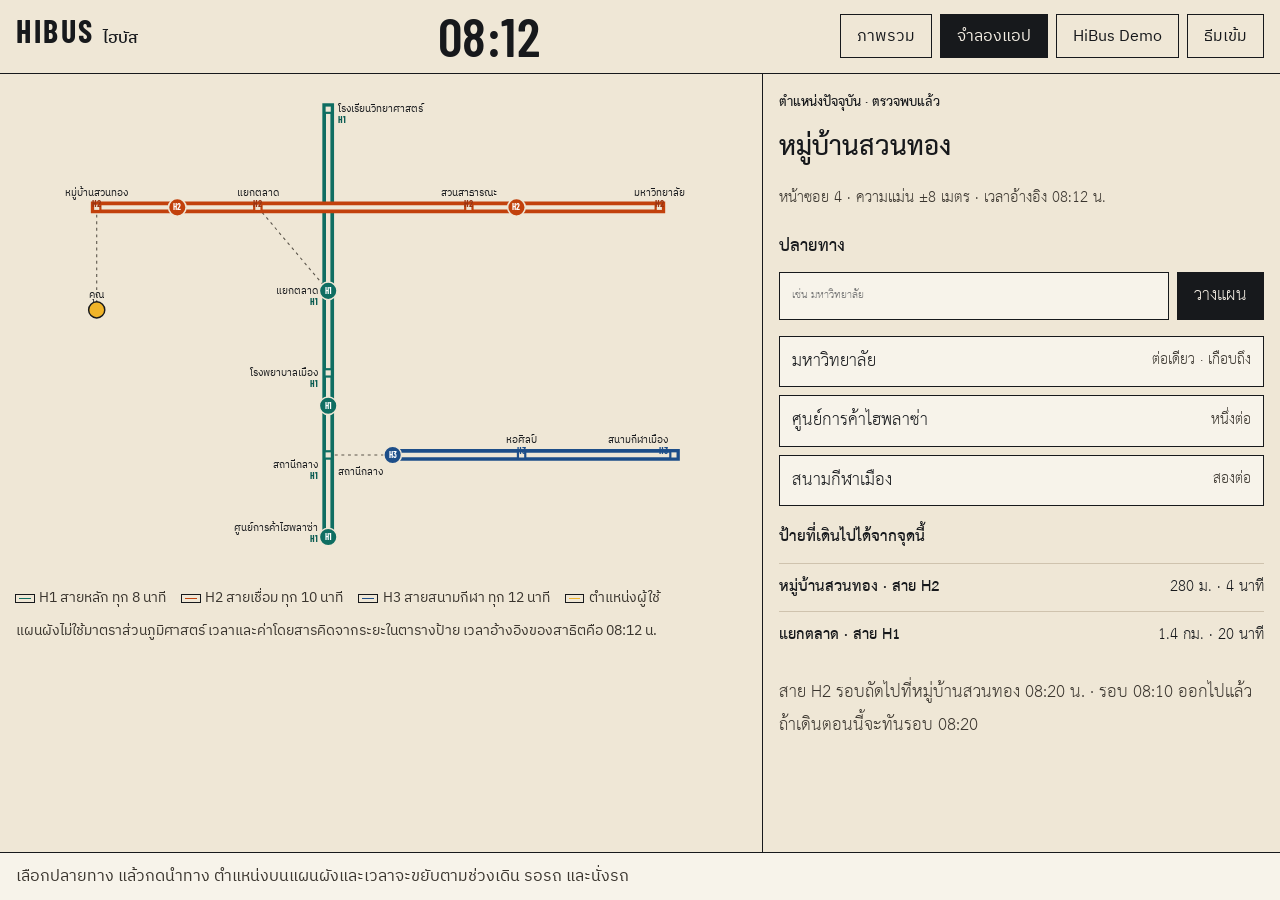
<file: simulation.html>
<!DOCTYPE html>
<html lang="th" data-theme="light">
  <head>
    <meta charset="utf-8">
    <meta name="viewport" content="width=device-width, initial-scale=1">
    <title>ไฮบัส · จำลองการเดินทาง</title>
    <link rel="icon" href="favicon.svg" type="image/svg+xml">
    <meta http-equiv="Cache-Control" content="no-store, no-cache, must-revalidate">
    <link rel="stylesheet" href="simulation.css?v=20261111a">
  </head>
  <body>
    <a class="skip" href="#panel">ข้ามไปแผนการเดินทาง</a>
    <div class="app">
      <header class="site-header">
        <a class="brand" href="index.html">
          <span class="wordmark">HIBUS</span>
          <span class="brand-th">ไฮบัส</span>
        </a>
        <p class="clock num" id="clock">08:12</p>
        <nav class="site-nav">
          <a href="infographic.html">ภาพรวม</a>
          <a href="simulation.html" aria-current="page">จำลองแอป</a>
          <a href="hibus-demo.html">HiBus Demo</a>
          <button class="theme-btn" id="theme" type="button">ธีมเข้ม</button>
        </nav>
      </header>
      <div class="stage">
        <div class="map-wrap">
          <svg id="map" aria-label="แผนผังสายรถเมืองสาธิต เส้นคู่คือช่องลอดใต้รถยกสูง"></svg>
          <div class="legend">
            <span><i class="swatch h1"></i>H1 สายหลัก ทุก 8 นาที</span>
            <span><i class="swatch h2"></i>H2 สายเชื่อม ทุก 10 นาที</span>
            <span><i class="swatch h3"></i>H3 สายสนามกีฬา ทุก 12 นาที</span>
            <span><i class="swatch you"></i>ตำแหน่งผู้ใช้</span>
          </div>
          <p class="map-note">แผนผังไม่ใช้มาตราส่วนภูมิศาสตร์ เวลาและค่าโดยสารคิดจากระยะในตารางป้าย เวลาอ้างอิงของสาธิตคือ 08:12 น.</p>
        </div>
        <section class="panel" id="panel"></section>
      </div>
      <footer class="controls" id="controls"></footer>
    </div>
    <script src="network.js?v=20261109c"></script>
    <script src="map.js?v=20261109c"></script>
    <script src="theme.js"></script>
    <script src="simulation.js?v=20261111a"></script>
  </body>
</html>
</file>
<file: index.css>
@import url("site.css");

main {
  width: min(var(--max-width-wide), calc(100% - 2rem));
  margin: 0 auto;
  padding: var(--space-7) 0 var(--space-8);
}

h1 {
  margin: 0 0 var(--space-4);
  font-size: clamp(3rem, 8vw, 6rem);
  line-height: 0.95;
  font-weight: var(--font-weight-semibold);
  letter-spacing: var(--letter-spacing-tight);
}

.lede {
  max-width: 40rem;
  margin: 0 0 var(--space-6);
  font-size: var(--font-size-md);
  color: var(--color-text-secondary);
}

.choices {
  display: grid;
  gap: var(--space-3);
}

.choices a {
  display: grid;
  gap: var(--space-2);
  min-height: 44px;
  padding: var(--space-5);
  text-decoration: none;
  border: 1px solid var(--color-border-primary);
  background: var(--color-bg-secondary);
}

.choices a:hover {
  background: var(--color-bg-inverse);
  color: var(--color-text-inverse);
}

.choices .num {
  font-size: 2rem;
}

.choices strong {
  font-size: var(--font-size-lg);
  font-weight: var(--font-weight-semibold);
}

@media (min-width: 800px) {
  .choices {
    grid-template-columns: 1fr 1fr;
  }
}

@media (min-width: 1100px) {
  .choices {
    grid-template-columns: 1fr 1fr 1fr;
  }
}
</file>
<file: hibus-demo.css>
@import url("site.css");

body.vehicle-demo {
  font-size: 1.0625rem;
  line-height: 1.75;
}

.wrap {
  width: min(var(--max-width-wide), calc(100% - 1.5rem));
  margin: 0 auto;
}

.hero,
.section {
  padding: 2.5rem 0 2.75rem;
  border-bottom: 1px solid var(--color-border-secondary);
}

.hero h1 {
  margin: 0 0 0.85rem;
  font-size: clamp(1.85rem, 4vw, 2.7rem);
  line-height: 1.25;
  font-weight: var(--font-weight-semibold);
}

.toc {
  display: flex;
  flex-wrap: wrap;
  gap: 0.55rem 0.85rem;
  margin: 1.25rem 0 0;
}

.toc a {
  text-decoration: none;
  border-bottom: 1px solid var(--color-border-primary);
  color: var(--color-text-primary);
  min-height: 44px;
  display: inline-flex;
  align-items: center;
}

#gallery,
#parts,
#principle,
#logic,
#code,
#build,
#risk {
  font-family: "THSarabunPSK", "Leelawadee UI", Tahoma, serif;
  font-size: 1.55rem;
  line-height: 1.35;
  letter-spacing: 0;
}

#gallery .folio,
#gallery h2,
#gallery h3,
#gallery p,
#gallery figcaption,
#gallery strong,
#gallery span {
  font-family: inherit;
  letter-spacing: 0;
}

.hero-figure {
  margin: 1.1rem 0 1.5rem;
  max-width: 56rem;
}

.hero-figure.compact {
  max-width: 48rem;
}

.hero-figure img,
.media-card img,
.part-card img {
  width: 100%;
  height: auto;
  display: block;
  border: 1px solid var(--color-border-secondary);
  background: var(--color-bg-secondary);
}

.hero-figure figcaption,
.media-card figcaption {
  margin-top: 0.55rem;
  font-size: 1.25rem;
  line-height: 1.4;
  color: var(--color-text-secondary);
}

.media-grid {
  display: grid;
  gap: 1rem;
  margin: 0 0 0.5rem;
}

.media-grid.two {
  grid-template-columns: 1fr;
}

.media-card {
  margin: 0;
}

.part-grid {
  display: grid;
  gap: 1rem;
  margin: 1rem 0 1.75rem;
}

.part-card {
  display: grid;
  gap: 0.75rem;
  padding: 0.75rem;
  border: 1px solid var(--color-border-secondary);
  background: var(--color-bg-secondary);
}

.part-card img {
  aspect-ratio: 4 / 3;
  object-fit: cover;
}

.part-card strong {
  display: block;
  margin-bottom: 0.25rem;
  font-size: 1.4rem;
  font-weight: 700;
  color: var(--color-text-primary);
}

.part-card span {
  display: block;
  font-size: 1.3rem;
  line-height: 1.45;
  color: var(--color-text-secondary);
}

.part-link {
  display: inline-flex;
  align-items: center;
  min-height: 44px;
  margin-top: 0.35rem;
  font-size: 1.2rem;
}

@media (min-width: 800px) {
  .media-grid.two {
    grid-template-columns: 1fr 1fr;
  }

  .part-grid {
    grid-template-columns: 1fr 1fr;
  }
}

@media (min-width: 1100px) {
  .part-grid {
    grid-template-columns: 1fr 1fr 1fr;
  }
}

#parts .folio,
#parts h2,
#parts h3,
#parts p,
#parts li,
#parts strong,
#parts span,
#parts td,
#parts th,
#parts figcaption,
#parts .part-link,
#principle .folio,
#principle h2,
#principle h3,
#principle p,
#principle li,
#principle strong,
#logic .folio,
#logic h2,
#logic h3,
#logic p,
#logic li,
#logic strong,
#code .folio,
#code h2,
#code h3,
#code p,
#code li,
#code strong,
#build .folio,
#build h2,
#build h3,
#build p,
#build li,
#build strong,
#risk .folio,
#risk h2,
#risk h3,
#risk p,
#risk li,
#risk strong,
#risk td,
#risk th {
  font-family: inherit;
  letter-spacing: 0;
}

.folio {
  margin: 0 0 0.45rem;
  font-size: 1.35rem;
  font-weight: 700;
}

.folio span {
  font-size: 1.7rem;
  font-weight: 700;
}

.section h2 {
  margin: 0 0 0.85rem;
  max-width: none;
  font-size: 2.15rem;
  font-weight: 700;
  line-height: 1.2;
}

.section h3 {
  margin: 1.75rem 0 0.7rem;
  font-size: 1.45rem;
  font-weight: 700;
  line-height: 1.25;
}

.lede,
.prose p,
.quiet,
.sources {
  max-width: 48rem;
  color: var(--color-text-secondary);
  font-size: 1.4rem;
  line-height: 1.45;
}

.lede {
  margin: 0;
  color: var(--color-text-primary);
}

.prose p {
  margin: 0 0 0.9rem;
}

.parts-list,
.steps-list,
.check-list {
  margin: 0;
  padding: 0;
  list-style: none;
  max-width: 48rem;
}

.parts-list li,
.steps-list li,
.check-list li {
  display: grid;
  gap: 0.2rem;
  padding: 0.95rem 0;
  border-top: 1px solid var(--color-border-secondary);
  font-size: 1.4rem;
  line-height: 1.45;
}

.parts-list strong,
.steps-list strong,
.check-list strong {
  color: var(--color-text-primary);
  font-weight: 700;
}

.parts-list span,
.steps-list span,
.check-list span {
  color: var(--color-text-secondary);
}

.data-table {
  width: 100%;
  max-width: 52rem;
  border-collapse: collapse;
  margin: 0.75rem 0 1.25rem;
  font-size: 1.35rem;
}

.data-table th,
.data-table td {
  text-align: left;
  vertical-align: top;
  padding: 0.7rem 0.55rem;
  border-top: 1px solid var(--color-border-secondary);
}

.data-table th {
  font-weight: 700;
  color: var(--color-text-primary);
}

.data-table td {
  color: var(--color-text-secondary);
}

.state-flow {
  display: flex;
  flex-wrap: wrap;
  gap: 0.5rem;
  align-items: center;
  margin: 1rem 0 1.25rem;
}

.state-flow span {
  display: inline-flex;
  align-items: center;
  min-height: 44px;
  padding: 0.35rem 0.75rem;
  border: 1px solid var(--color-border-primary);
  background: var(--color-bg-secondary);
  font-weight: 700;
  font-size: 1.25rem;
}

.state-flow i {
  font-style: normal;
  color: var(--color-text-secondary);
}

.code-panel,
.placeholder-panel {
  margin: 1rem 0 1.5rem;
  padding: 1rem 1.1rem;
  border: 1px solid var(--color-border-primary);
  background: var(--color-bg-secondary);
  max-width: 52rem;
}

.code-panel pre {
  margin: 0;
  overflow-x: auto;
  white-space: pre-wrap;
  font-family: ui-monospace, "SFMono-Regular", Menlo, Consolas, monospace;
  font-size: 0.95rem;
  line-height: 1.55;
  color: var(--color-text-primary);
}

.placeholder-panel {
  border-style: dashed;
}

.placeholder-panel p {
  margin: 0;
  font-size: 1.35rem;
  color: var(--color-text-secondary);
}

.arch {
  margin: 1rem 0 1.5rem;
  padding: 1rem 1.1rem;
  border-left: 4px solid var(--color-border-primary);
  background: var(--color-bg-tertiary);
  max-width: 48rem;
  font-size: 1.35rem;
  line-height: 1.5;
  color: var(--color-text-secondary);
  white-space: pre-wrap;
  font-family: ui-monospace, "SFMono-Regular", Menlo, Consolas, monospace;
}

.sources a {
  color: var(--color-text-link);
}

@media (max-width: 720px) {
  .data-table,
  .data-table thead,
  .data-table tbody,
  .data-table th,
  .data-table td,
  .data-table tr {
    display: block;
  }

  .data-table thead {
    position: absolute;
    width: 1px;
    height: 1px;
    overflow: hidden;
    clip: rect(0 0 0 0);
  }

  .data-table tr {
    margin-bottom: 0.85rem;
    border-top: 1px solid var(--color-border-secondary);
    padding-top: 0.5rem;
  }

  .data-table td {
    border: 0;
    padding: 0.25rem 0;
  }

  .data-table td::before {
    content: attr(data-label);
    display: block;
    font-weight: 700;
    color: var(--color-text-primary);
  }
}
</file>
<file: infographic.css>
@import url("site.css");
@import url("map.css");

body.overview {
  font-size: 1.0625rem;
  line-height: 1.75;
}

.wrap {
  width: min(var(--max-width-wide), calc(100% - 1.5rem));
  margin: 0 auto;
}

.hero,
.section {
  padding: 2.5rem 0 2.75rem;
  border-bottom: 1px solid var(--color-border-secondary);
}

.hero h1,
.section h2,
.section h3,
.prose h3 {
  font-family: var(--font-family-body);
  font-weight: var(--font-weight-semibold);
  letter-spacing: 0;
}

.hero h1 {
  margin: 0 0 0.85rem;
  font-size: clamp(1.85rem, 4vw, 2.7rem);
  line-height: 1.25;
}

.section h2 {
  margin: 0 0 0.85rem;
  max-width: 18em;
  font-size: clamp(1.45rem, 2.4vw, 1.9rem);
  line-height: 1.35;
}

.section h3,
.prose h3,
.after {
  margin: 1.75rem 0 0.7rem;
  font-size: 1.15rem;
  line-height: 1.4;
}

.lede,
.prose p,
.limit,
.sources {
  max-width: 40rem;
}

.lede {
  margin: 0;
  font-size: 1.125rem;
  line-height: 1.75;
  color: var(--color-text-secondary);
}

.prose p,
.limit,
.sources,
.quiet {
  color: var(--color-text-secondary);
}

.prose p {
  margin: 0 0 0.9rem;
}

.service {
  display: flex;
  flex-wrap: wrap;
  gap: 0.45rem;
  margin: 0 0 1rem;
}

.service span {
  font-family: var(--font-family-display);
  font-size: 1.05rem;
  font-weight: 600;
  letter-spacing: 0.04em;
  line-height: 1;
  color: #ffffff;
  padding: 0.4rem 0.6rem;
}

.service .h1 {
  background: var(--route-h1);
}

.service .h2 {
  background: var(--route-h2);
}

.service .h3 {
  background: var(--route-h3);
}

.toc {
  display: flex;
  flex-wrap: wrap;
  gap: 0.5rem;
  margin-top: 1.5rem;
}

.toc a {
  min-height: 44px;
  padding: 0.55rem 0.8rem;
  border: 1px solid var(--color-border-primary);
  text-decoration: none;
  line-height: 1.3;
}

.toc a:hover {
  background: var(--color-bg-inverse);
  color: var(--color-text-inverse);
}

.folio {
  display: flex;
  align-items: baseline;
  gap: 0.7rem;
  margin: 0 0 0.35rem;
  color: var(--color-text-tertiary);
  font-size: 0.95rem;
}

.folio span {
  font-family: var(--font-family-display);
  font-size: 1.45rem;
  font-weight: 600;
  letter-spacing: 0.04em;
  line-height: 1;
  color: var(--color-text-primary);
}

.aims,
.flow {
  margin: 1.25rem 0 0;
  padding: 0;
  list-style: none;
  max-width: 46rem;
}

.aims li,
.flow li {
  display: grid;
  gap: 0.2rem;
  padding: 0.95rem 0;
  border-top: 1px solid var(--color-border-secondary);
}

.aims strong,
.flow strong {
  font-size: 1.05rem;
}

#aims,
#benefits,
#build,
#app,
#prompt,
#ask {
  font-family: "THSarabunPSK", "Leelawadee UI", Tahoma, serif;
  font-size: 1.55rem;
  line-height: 1.35;
}

#aims .folio,
#aims .folio span,
#aims h2,
#aims .aims-purpose,
#aims strong,
#aims span,
#benefits .folio,
#benefits .folio span,
#benefits h2,
#benefits h3,
#benefits .aims-purpose,
#benefits .lede,
#benefits .limit,
#benefits strong,
#benefits li,
#build .folio,
#build .folio span,
#build h2,
#build h3,
#build .prose,
#build .prose p,
#build .prose li,
#build .steps-list,
#build .steps-list li,
#build .sources,
#build figcaption,
#app .folio,
#app .folio span,
#app h2,
#app h3,
#app .lede,
#app .param-list,
#app .param-list li,
#app .flow,
#app .flow strong,
#app .flow span,
#app .quiet,
#app .scene,
#app .scene h3,
#app .scene p,
#app .scene li,
#app .scene .nums span,
#prompt .folio,
#prompt .folio span,
#prompt h2,
#prompt h3,
#prompt .lede,
#prompt .prompt-bar,
#prompt .prompt,
#prompt .quiet,
#ask .folio,
#ask .folio span,
#ask h2,
#ask .ask-list,
#ask .ask-list strong,
#ask .ask-list span,
#ask .ask-list b {
  font-family: inherit;
  letter-spacing: 0;
}

#aims .folio,
#benefits .folio,
#build .folio,
#app .folio,
#prompt .folio,
#ask .folio {
  font-size: 1.35rem;
  font-weight: 700;
  color: var(--color-text-primary);
}

#aims .folio span,
#benefits .folio span,
#build .folio span,
#app .folio span,
#prompt .folio span,
#ask .folio span {
  font-size: 1.7rem;
  font-weight: 700;
}

#aims h2,
#benefits h2,
#build h2,
#app h2,
#prompt h2,
#ask h2 {
  max-width: none;
  font-size: 2.15rem;
  font-weight: 700;
  line-height: 1.2;
}

#aims .aims-purpose,
#benefits .aims-purpose {
  margin: 0 0 0.55rem;
  max-width: 46rem;
  color: var(--color-text-primary);
}

#aims .aims {
  max-width: 48rem;
}

#aims .aims strong,
#benefits h3,
#benefits li strong,
#build h3,
#build li strong,
#app h3,
#app .param-list strong,
#app .flow strong,
#app .scene h3,
#app .scene strong,
#prompt h3 {
  font-size: 1.45rem;
  font-weight: 700;
  color: var(--color-text-primary);
}

#aims .aims span,
#benefits .lede,
#benefits li,
#benefits .limit,
#build .prose p,
#build .prose li,
#build .steps-list li,
#build .sources,
#build figcaption,
#app .lede,
#app .param-list li,
#app .flow span,
#app .quiet,
#app .scene p,
#app .scene li,
#prompt .lede,
#prompt .prompt,
#prompt .quiet,
#ask .ask-list strong,
#ask .ask-list span {
  font-size: 1.4rem;
  line-height: 1.45;
}

#benefits .lede,
#benefits li,
#benefits .limit,
#build .prose p,
#build .prose li,
#build .steps-list li,
#build .sources,
#build figcaption,
#app .lede,
#app .param-list li,
#app .flow span,
#app .quiet,
#app .scene p,
#app .scene li,
#prompt .lede,
#prompt .quiet {
  color: var(--color-text-secondary);
}

#benefits h3 {
  margin: 0 0 0.45rem;
}

#benefits li strong,
#build li strong,
#app .param-list strong,
#app .scene strong {
  display: inline;
  margin-right: 0.25rem;
  font-size: 1.4rem;
}

#build .prose h3,
#build .after,
#app h3,
#app .after,
#prompt h3 {
  margin-top: 0;
  color: var(--color-text-primary);
}

#prompt h3 {
  margin: 0.85rem 0 0.45rem;
}

#prompt .prompt {
  color: var(--color-text-primary);
}

#build .split .prose h3 {
  margin-bottom: 0.65rem;
}

#app .param-list {
  margin: 0.85rem 0 0;
  padding: 0 0 0 1.2rem;
  max-width: 46rem;
}

#app .param-list li {
  margin: 0.45rem 0;
}

#app .flow {
  max-width: 48rem;
}

#app .scene-route,
#app .scene-result,
#app .scene-detail {
  margin: 0.35rem 0;
}

#app .scene .nums span {
  font-size: 1.05rem;
}

.aims span,
.flow span,
.pair li {
  color: var(--color-text-secondary);
}

.pair {
  display: grid;
  gap: 1.25rem;
  margin-top: 1.5rem;
}

.pair article {
  padding: 0.2rem 0 0.4rem 1rem;
  border-left: 4px solid var(--route-h2);
}

.pair article + article {
  border-left-color: var(--route-h1);
}

.pair h3 {
  display: flex;
  align-items: center;
  gap: 0.55rem;
  margin: 0 0 0.4rem;
  font-size: 1.2rem;
}

.pair ul,
.prose ul {
  margin: 0;
  padding-left: 1.15rem;
}

.pair li,
.prose li {
  margin: 0.45rem 0;
  padding-left: 0.15rem;
}

.limit {
  margin: 1.35rem 0 0;
  padding-top: 0.9rem;
  border-top: 1px solid var(--color-border-secondary);
}

.split {
  display: grid;
  gap: 1.5rem;
  margin-top: 0.4rem;
}

.figure {
  margin: 0;
}

.figure figcaption,
.quiet,
.sources {
  margin-top: 0.75rem;
  font-size: 0.95rem;
  line-height: 1.65;
}

.sources a {
  text-underline-offset: 0.15em;
}

.track,
.cross {
  width: 100%;
  height: auto;
  border: 1px solid var(--color-border-primary);
}

.track text,
.cross text {
  font-family: var(--font-family-body);
  font-size: 16px;
  fill: var(--color-text-primary);
}

.steps-list {
  margin: 0;
  padding: 0 0 0 1.2rem;
  max-width: 42rem;
}

.steps-list li {
  margin: 0.7rem 0;
  padding-left: 0.25rem;
}

.map-frame {
  margin-top: 1.75rem;
  border: 1px solid var(--color-border-primary);
  background: var(--color-bg-primary);
}

.scene-list {
  display: grid;
  gap: 1.25rem;
  margin-top: 1rem;
}

.scene {
  padding-top: 0.8rem;
  border-top: 2px solid var(--color-border-primary);
}

.scene h3 {
  margin: 0 0 0.35rem;
  font-size: 1.15rem;
}

.scene p,
.scene li {
  margin: 0;
  color: var(--color-text-secondary);
}

.scene .nums {
  display: flex;
  flex-wrap: wrap;
  gap: 1.25rem;
  margin: 0.8rem 0;
}

.scene .nums strong {
  display: block;
  font-family: var(--font-family-display);
  font-size: clamp(1.8rem, 3vw, 2.35rem);
  font-weight: 600;
  line-height: 0.95;
  color: var(--color-text-primary);
}

.scene ol {
  margin: 0;
  padding-left: 1.15rem;
}

.scene li + li {
  margin-top: 0.35rem;
}

.prompt-box {
  margin-top: 1.25rem;
  border: 1px solid var(--color-border-primary);
  background: var(--color-bg-secondary);
}

.prompt-bar {
  display: flex;
  align-items: center;
  justify-content: space-between;
  gap: 0.75rem;
  padding: 0.45rem 0.75rem;
  border-bottom: 1px solid var(--color-border-primary);
  font-family: var(--font-family-display);
  letter-spacing: 0.04em;
}

.prompt {
  margin: 0;
  padding: 1rem 1.05rem 1.2rem;
  overflow-x: auto;
  font-family: var(--font-family-body);
  font-size: 1rem;
  line-height: 1.7;
  white-space: pre-wrap;
}

.faq {
  max-width: 48rem;
  margin: 0.5rem 0 0;
}

.faq dt {
  margin-top: 1.15rem;
  font-weight: var(--font-weight-semibold);
  color: var(--color-text-primary);
}

.faq dd {
  margin: 0.35rem 0 0;
  color: var(--color-text-secondary);
}

#ask .ask-list {
  margin: 1.1rem 0 0;
  padding: 0;
  list-style: none;
  max-width: 52rem;
}

#ask .ask-list li {
  display: grid;
  gap: 0.35rem;
  padding: 1rem 0;
  border-top: 1px solid var(--color-border-secondary);
}

#ask .ask-list strong {
  display: block;
  font-size: 1.45rem;
  font-weight: 700;
  color: var(--color-text-primary);
}

#ask .ask-list span {
  display: block;
  color: var(--color-text-secondary);
}

#ask .ask-list b {
  color: var(--color-text-primary);
  font-weight: 700;
  margin-right: 0.3rem;
}

section[id] {
  scroll-margin-top: 1rem;
}

@media (min-width: 800px) {
  .hero,
  .section {
    padding: 3.25rem 0 3.5rem;
  }

  .pair,
  .split,
  .scene-list {
    grid-template-columns: 1fr 1fr;
    align-items: start;
  }

  .scene-list {
    grid-template-columns: 1fr 1fr 1fr;
  }
}

@media (max-width: 720px) {
  .prompt-bar {
    align-items: stretch;
    flex-direction: column;
  }

  .prompt-bar .btn {
    width: 100%;
  }
}
</file>
<file: simulation.css>
@import url("site.css");
@import url("map.css");

body {
  min-height: 100dvh;
}

.app {
  min-height: 100dvh;
  display: flex;
  flex-direction: column;
}

.clock {
  margin: 0;
  font-size: clamp(2rem, 5vw, 3.4rem);
}

.stage {
  display: flex;
  flex-direction: column;
  min-height: 0;
}

.panel {
  padding: var(--space-4);
  border-top: 1px solid var(--color-border-primary);
  font-family: "THSarabunPSK", "Leelawadee UI", Tahoma, serif;
  font-size: 1.55rem;
  line-height: 1.35;
  letter-spacing: 0;
}

.panel .kicker,
.panel h2,
.panel h3,
.panel p,
.panel li,
.panel strong,
.panel span,
.panel small,
.panel .narration-title,
.panel .rule-line,
.panel .summary-list,
.panel .metrics,
.panel .banner,
.panel .fare-block,
.panel .timeline,
.panel .reasons {
  font-family: inherit;
  letter-spacing: 0;
}

.panel .kicker {
  font-size: 1.2rem;
  font-weight: 700;
  color: var(--color-text-primary);
}

.panel h2 {
  margin: 0 0 var(--space-3);
  max-width: none;
  font-size: clamp(2rem, 3.4vw, 2.45rem);
  line-height: 1.2;
  font-weight: 700;
}

.panel h3,
.report-block h3 {
  margin: 0 0 var(--space-3);
  font-size: 1.45rem;
  line-height: 1.25;
  font-weight: 700;
}

.lede,
.fine,
.nearby p,
.controls p {
  margin: 0 0 var(--space-4);
  color: var(--color-text-secondary);
}

.search-row {
  display: flex;
  gap: var(--space-2);
}

label {
  display: block;
  margin-bottom: var(--space-2);
  font-weight: var(--font-weight-semibold);
}

input[type="text"],
input:not([type]) {
  flex: 1;
  min-height: 48px;
  padding: 0 var(--space-3);
  border: 1px solid var(--color-border-primary);
  background: var(--color-bg-secondary);
  font-size: 1rem;
}

.chips {
  display: grid;
  gap: var(--space-2);
  margin: var(--space-4) 0;
}

.chip {
  min-height: 44px;
  padding: var(--space-2) var(--space-3);
  text-align: left;
  border: 1px solid var(--color-border-primary);
  background: var(--color-bg-secondary);
  cursor: pointer;
  display: flex;
  justify-content: space-between;
  gap: var(--space-3);
  align-items: center;
}

.chip small {
  color: var(--color-text-secondary);
}

.nearby ul,
.reasons,
.timeline {
  list-style: none;
  margin: 0 0 var(--space-4);
  padding: 0;
}

.nearby li,
.timeline li,
.reasons li {
  display: flex;
  justify-content: space-between;
  gap: var(--space-3);
  padding: var(--space-2) 0;
  border-top: 1px solid var(--color-border-secondary);
}

.reasons li {
  display: list-item;
  list-style: decimal;
  margin-left: 1.2rem;
  color: var(--color-text-secondary);
}

.banner {
  margin: 0 0 var(--space-4);
  padding: var(--space-3);
  background: var(--color-bg-tertiary);
  border-left: 4px solid var(--you);
}

.metrics {
  display: grid;
  grid-template-columns: repeat(3, 1fr);
  gap: var(--space-2);
  margin: 0 0 var(--space-4);
}

.metrics p {
  margin: 0;
  padding-top: var(--space-2);
  border-top: 2px solid var(--color-border-primary);
}

.metrics strong {
  display: block;
  font-size: clamp(2.1rem, 4vw, 3.2rem);
  font-weight: 700;
  line-height: 1.1;
}

.metrics span,
.when {
  color: var(--color-text-secondary);
  font-size: 1.15rem;
}

.narration {
  margin-bottom: var(--space-4);
}

.narration-title {
  margin: 0 0 var(--space-2);
  font-size: clamp(1.55rem, 2.6vw, 2.05rem);
  line-height: 1.3;
  font-weight: 700;
}

.panel #live-detail {
  margin: 0 0 var(--space-3);
  font-size: 1.35rem;
  line-height: 1.45;
  color: var(--color-text-secondary);
}

.rule-line {
  margin: 0;
  color: var(--color-status-warning);
  font-size: 1.3rem;
  line-height: 1.4;
  font-weight: 700;
}

.panel .timeline li,
.panel .reasons li,
.panel .nearby li,
.panel .banner,
.panel .lede,
.panel .fine {
  font-size: 1.35rem;
  line-height: 1.45;
}

.timeline li.is-now {
  background: var(--color-bg-tertiary);
  padding-left: var(--space-2);
  padding-right: var(--space-2);
}

.timeline li.is-done {
  color: var(--color-text-tertiary);
}

.timeline li[data-line="H1"] { border-left: 4px solid var(--route-h1); }
.timeline li[data-line="H2"] { border-left: 4px solid var(--route-h2); }
.timeline li[data-line="H3"] { border-left: 4px solid var(--route-h3); }

.report-block {
  margin: 0 0 var(--space-5);
}

.summary-list {
  margin: 0 0 var(--space-4);
  padding: 0;
  list-style: none;
}

.summary-list li {
  padding: var(--space-2) 0;
  border-top: 1px solid var(--color-border-secondary);
  color: var(--color-text-secondary);
  font-size: 1.4rem;
  line-height: 1.45;
}

.summary-list strong {
  color: var(--color-text-primary);
  margin-right: 0.35rem;
  font-weight: 700;
}

.fare-block p {
  margin: 0 0 var(--space-3);
  color: var(--color-text-secondary);
  font-size: 1.25rem;
  line-height: 1.45;
}

.fare-block strong {
  color: var(--color-text-primary);
}

.timeline li {
  align-items: flex-start;
}

.timeline li span:last-child {
  flex: 1;
  text-align: left;
}

.actions {
  display: flex;
  flex-wrap: wrap;
  gap: var(--space-2);
}

.controls {
  display: flex;
  flex-wrap: wrap;
  gap: var(--space-2);
  align-items: center;
  padding: var(--space-3) var(--space-4);
  border-top: 1px solid var(--color-border-primary);
  background: var(--color-bg-secondary);
}

.controls p {
  margin: 0;
}

@media (min-width: 960px) {
  .stage {
    display: grid;
    grid-template-columns: minmax(0, 1.25fr) minmax(340px, 0.85fr);
    flex: 1;
    min-height: 0;
  }

  .map-wrap,
  .panel {
    min-height: 0;
    overflow: auto;
  }

  .panel {
    border-top: 0;
    border-left: 1px solid var(--color-border-primary);
  }

  .chips {
    grid-template-columns: 1fr;
  }
}

@media (min-width: 720px) and (max-width: 959px) {
  .chips {
    grid-template-columns: 1fr;
  }
}
</file>
